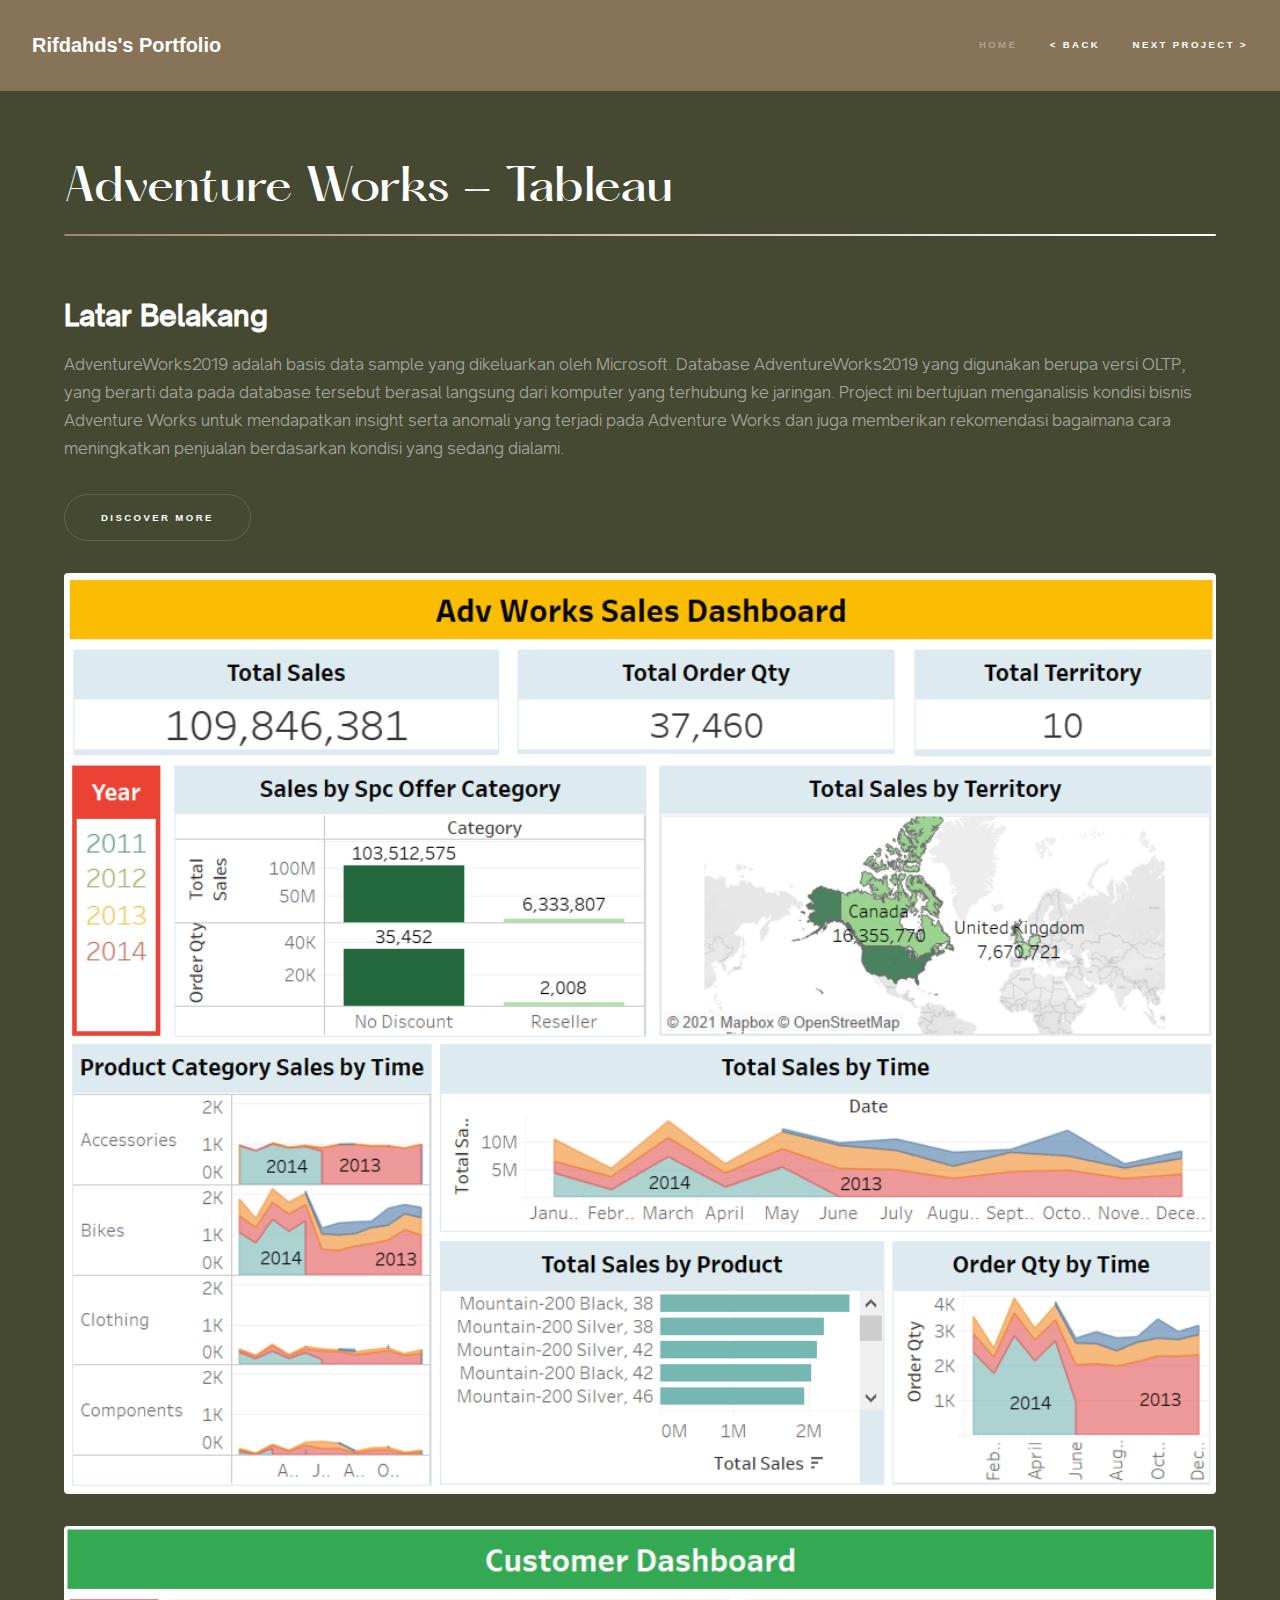
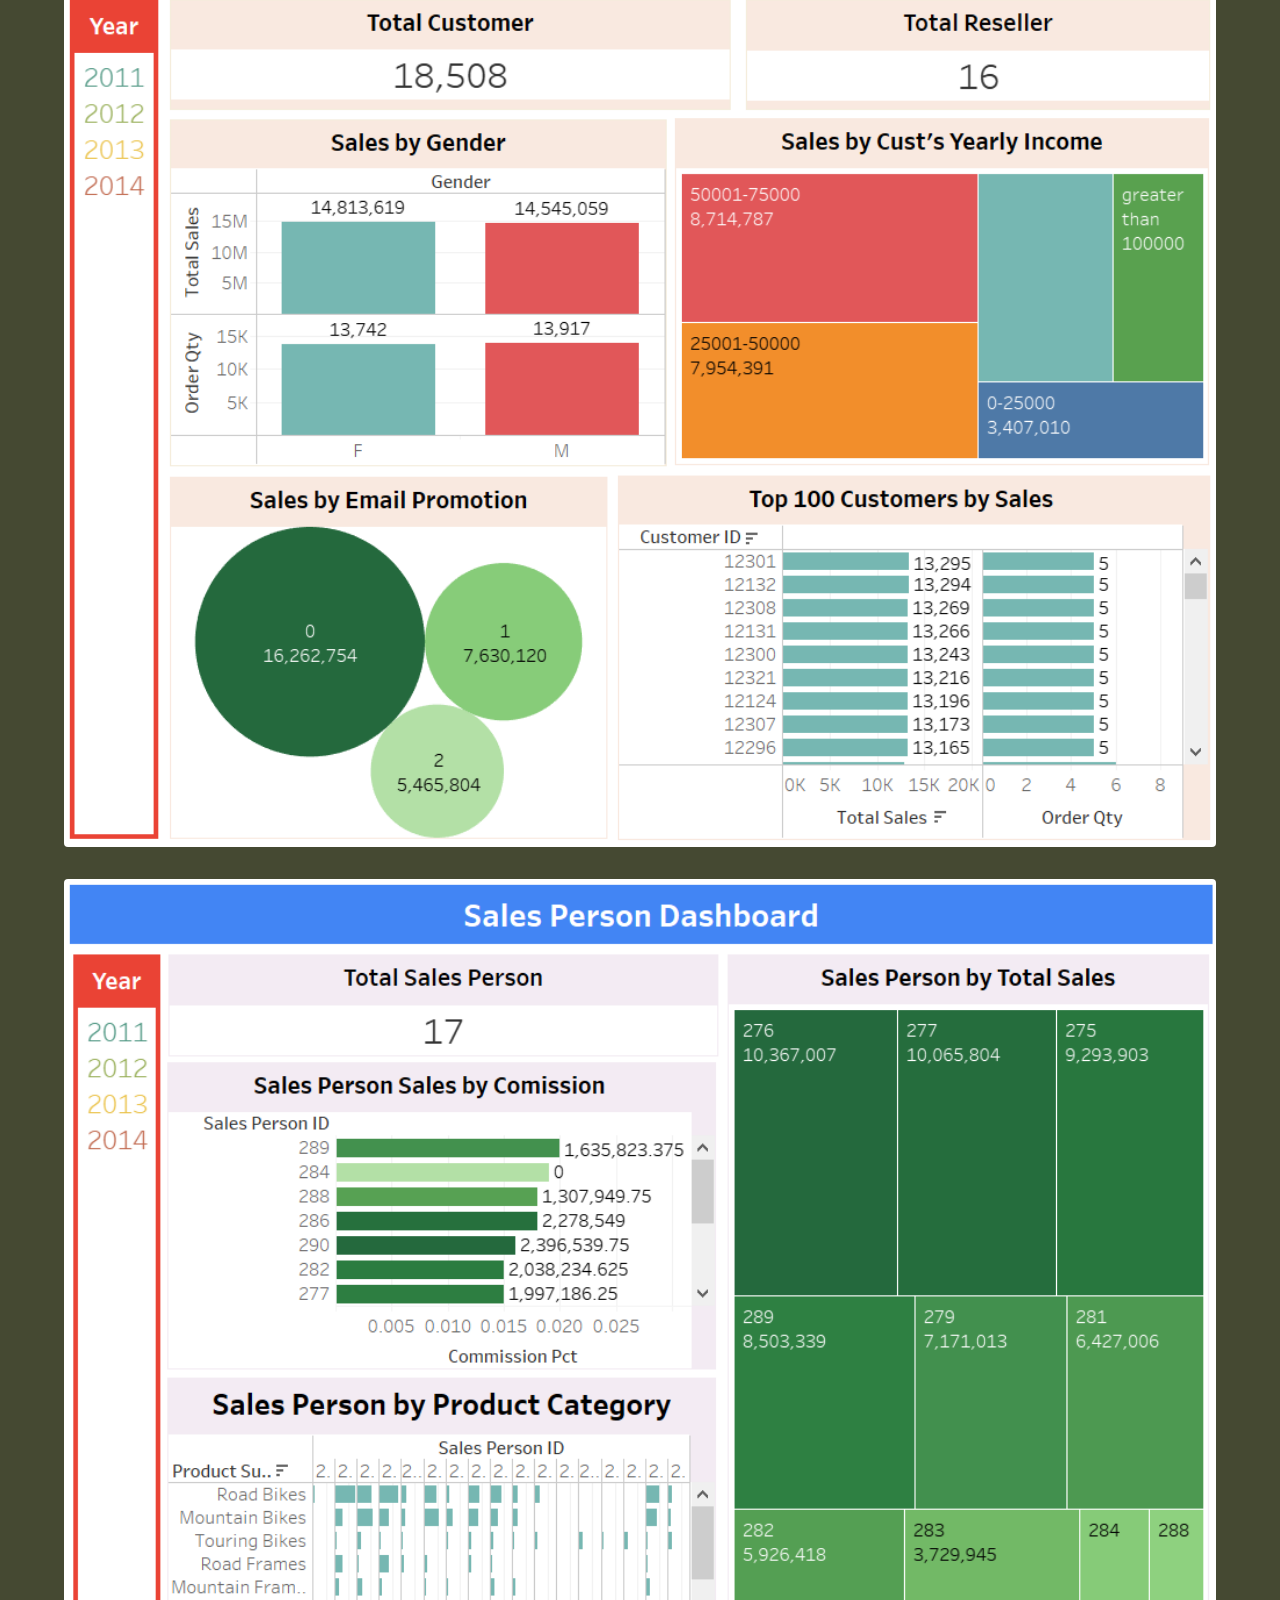
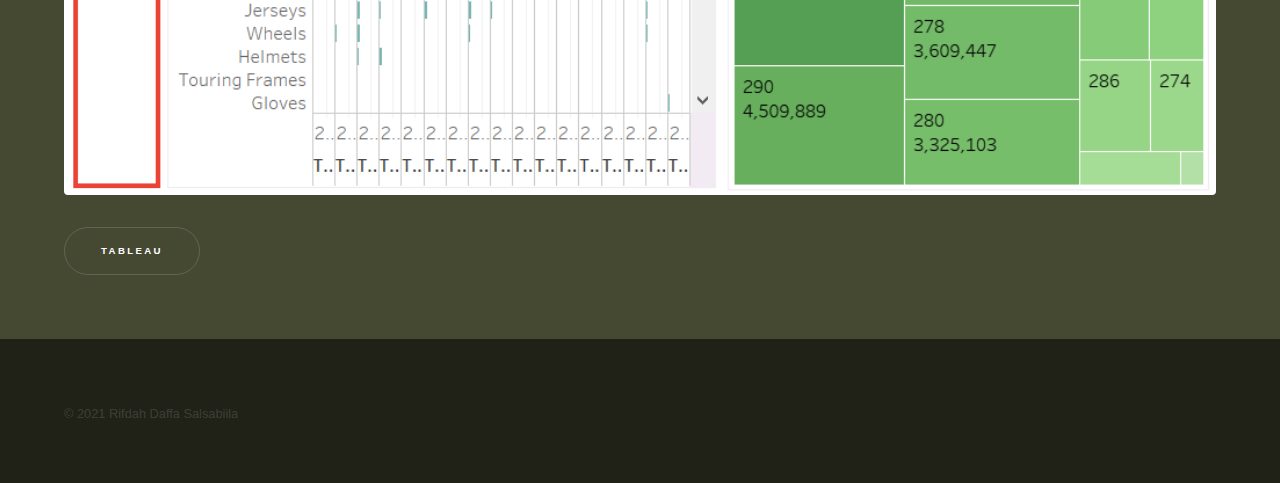
<file: adv.html>
<!DOCTYPE html>
<!--
	Hyperspace by HTML5 UP
	html5up.net | @ajlkn
	Free for personal and commercial use under the CCA 3.0 license (html5up.net/license)
-->
<html>
  <head>
    <title>Rifdahds's Portfolio</title>
    <meta charset="utf-8" />
    <meta
      name="viewport"
      content="width=device-width, initial-scale=1, user-scalable=no"
    />
    <link rel="stylesheet" href="assets/css/main.css" />
    <noscript
      ><link rel="stylesheet" href="assets/css/noscript.css"
    /></noscript>
  </head>
  <body class="is-preload">
    <!-- Header -->
    <header id="header">
      <a href="index.html" class="title">Rifdahds's Portfolio</a>
      <nav>
        <ul>
          <li><a href="index.html">Home</a></li>
          <li><a href="index.html" class="active">&lt; Back</a></li>
          <li><a href="comingsoon.html" class="active">Next Project &gt;</a></li>
          <!-- <li><a href="elements.html">Elements</a></li> -->
        </ul>
      </nav>
    </header>

    <!-- Wrapper -->
    <div id="wrapper">
      <!-- Main -->
      <section id="main" class="wrapper">
        <div class="inner">
          <h1 class="major">Adventure Works - Tableau</h1>
          <h2>Latar Belakang</h2>
          <p>
            AdventureWorks2019 adalah basis data sample yang dikeluarkan oleh Microsoft. Database AdventureWorks2019 yang digunakan berupa versi OLTP, yang berarti data pada database tersebut berasal langsung dari komputer yang terhubung ke jaringan. Project ini bertujuan menganalisis kondisi bisnis Adventure Works untuk mendapatkan insight serta anomali yang terjadi pada Adventure Works dan juga memberikan rekomendasi bagaimana cara meningkatkan penjualan berdasarkan kondisi yang sedang dialami.
          </p>
          <ul class="actions">
            <li><a href="https://drive.google.com/file/d/1V39b0UXr2P065Xuc-UqkfgKiNfedq_Gm/view?usp=sharing" target="_blank" class="button">Discover more</a></li>
          </ul>

          <span class="image fit"><img src="images/advsales.png" alt="" style="width: 100%, height: auto"/></span>
          <span class="image fit"><img src="images/advcust.png" alt="" style="width: 100%, height: auto"/></span>
          <span class="image fit"><img src="images/advsalesperson.png" alt="" style="width: 100%, height: auto"/></span>

          <ul class="actions">
            <li><a href="https://public.tableau.com/views/AdventureWorks_16401303801240/AdventureWorks?:language=en-US&:display_count=n&:origin=viz_share_link" target="_blank" class="button">Tableau</a></li>
          </ul>

      <!--<h2>Wireframe & High-fidelity Design</h2>
      <table>
        <thead>
          <tr>
            <th style="text-align: center;">Wireframe</th>
            <th style="text-align: center;">High-fidelity Design</th>
          </tr>
        </thead>
        <tbody>
        <tr>
          <td class="top" style="text-align: center;">
            <img src="images/kiwireframe.png" alt="" />
            
          </td>
          <td style="text-align: center;">
            <img src="images/kihifi.png" alt="" />
            </td>
        </tr>
        </tbody>
        </table>-->
        </div>
      </section>
    </div>

    <!-- Footer -->
    <footer id="footer" class="wrapper alt">
      <div class="inner">
        <ul class="menu">
          <li>&copy; 2021  Rifdah Daffa Salsabiila</li>
        </ul>
      </div>
    </footer>

    <!-- Scripts -->
    <script src="assets/js/jquery.min.js"></script>
    <script src="assets/js/jquery.scrollex.min.js"></script>
    <script src="assets/js/jquery.scrolly.min.js"></script>
    <script src="assets/js/browser.min.js"></script>
    <script src="assets/js/breakpoints.min.js"></script>
    <script src="assets/js/util.js"></script>
    <script src="assets/js/main.js"></script>
  </body>
</html>
</file>
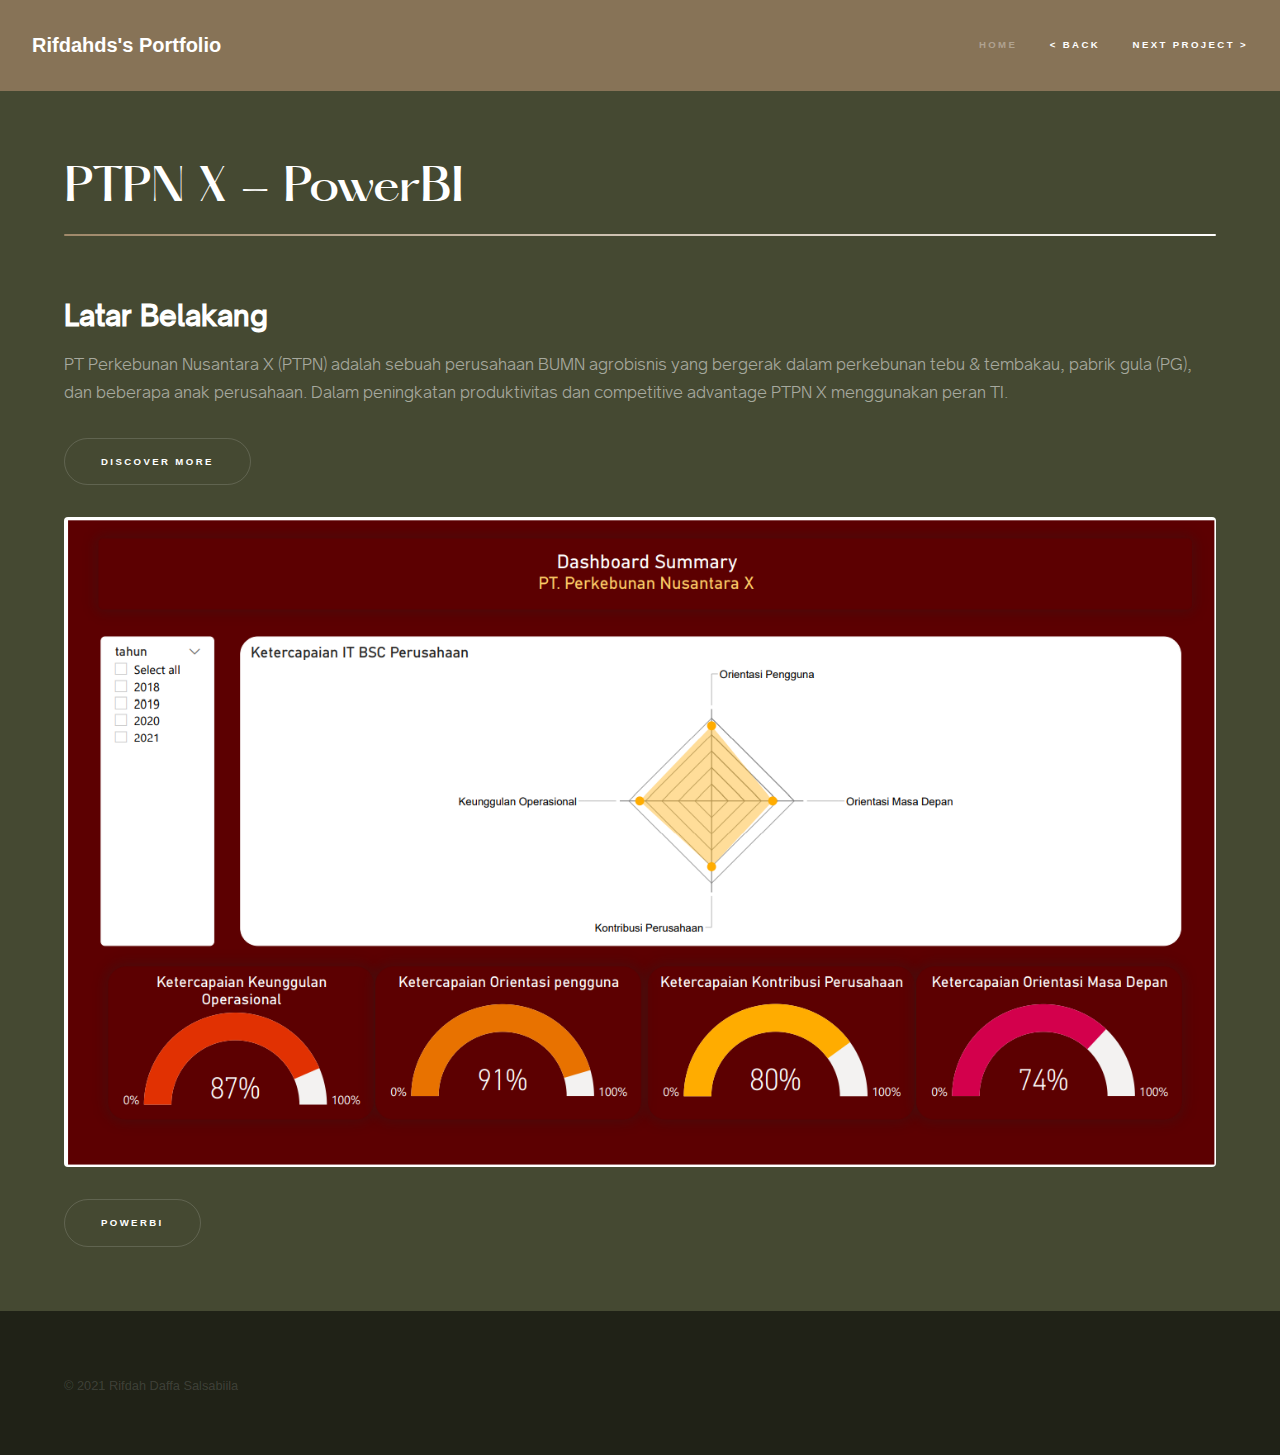
<file: ptpnx.html>
<!DOCTYPE html>
<!--
	Hyperspace by HTML5 UP
	html5up.net | @ajlkn
	Free for personal and commercial use under the CCA 3.0 license (html5up.net/license)
-->
<html>
  <head>
    <title>Rifdahds's Portfolio</title>
    <meta charset="utf-8" />
    <meta
      name="viewport"
      content="width=device-width, initial-scale=1, user-scalable=no"
    />
    <link rel="stylesheet" href="assets/css/main.css" />
    <noscript
      ><link rel="stylesheet" href="assets/css/noscript.css"
    /></noscript>
  </head>
  <body class="is-preload">
    <!-- Header -->
    <header id="header">
      <a href="index.html" class="title">Rifdahds's Portfolio</a>
      <nav>
        <ul>
          <li><a href="index.html">Home</a></li>
          <li><a href="index.html" class="active">&lt; Back</a></li>
          <li><a href="comingsoon.html" class="active">Next Project &gt;</a></li>
          <!-- <li><a href="elements.html">Elements</a></li> -->
        </ul>
      </nav>
    </header>

    <!-- Wrapper -->
    <div id="wrapper">
      <!-- Main -->
      <section id="main" class="wrapper">
        <div class="inner">
          <h1 class="major">PTPN X - PowerBI</h1>
          <h2>Latar Belakang</h2>
          <p>
            PT Perkebunan Nusantara X (PTPN) adalah sebuah perusahaan BUMN agrobisnis yang bergerak dalam perkebunan tebu & tembakau, pabrik gula (PG), dan beberapa anak perusahaan. Dalam peningkatan produktivitas dan competitive advantage PTPN X menggunakan peran TI.
          </p>
          <ul class="actions">
            <li><a href="https://docs.google.com/presentation/d/1xxiP8MFsgaHwhbewaqIgjBhqz3EZ2qtBaj3T4HLw7ZE/edit?usp=sharing" target="_blank" class="button">Discover more</a></li>
          </ul>

      <span class="image fit"><img src="images/ptpnx1.png" alt="" style="width: 100%, height: auto"/></span>

          <ul class="actions">
            <li><a href="https://app.powerbi.com/links/cqr5XIkV2u?ctid=1d5169ac-c7cb-4275-9764-bf8c9c364a4c&pbi_source=linkShare" target="_blank" class="button">PowerBI</a></li>
          </ul>

      <!--<h2>Wireframe & High-fidelity Design</h2>
      <table>
        <thead>
          <tr>
            <th style="text-align: center;">Wireframe</th>
            <th style="text-align: center;">High-fidelity Design</th>
          </tr>
        </thead>
        <tbody>
        <tr>
          <td class="top" style="text-align: center;">
            <img src="images/kiwireframe.png" alt="" />
            
          </td>
          <td style="text-align: center;">
            <img src="images/kihifi.png" alt="" />
            </td>
        </tr>
        </tbody>
        </table>-->
        </div>
      </section>
    </div>

    <!-- Footer -->
    <footer id="footer" class="wrapper alt">
      <div class="inner">
        <ul class="menu">
          <li>&copy; 2021  Rifdah Daffa Salsabiila</li>
        </ul>
      </div>
    </footer>

    <!-- Scripts -->
    <script src="assets/js/jquery.min.js"></script>
    <script src="assets/js/jquery.scrollex.min.js"></script>
    <script src="assets/js/jquery.scrolly.min.js"></script>
    <script src="assets/js/browser.min.js"></script>
    <script src="assets/js/breakpoints.min.js"></script>
    <script src="assets/js/util.js"></script>
    <script src="assets/js/main.js"></script>
  </body>
</html>
</file>
<file: assets/css/main.css>
/*
	Hyperspace by HTML5 UP
	html5up.net | @ajlkn
	Free for personal and commercial use under the CCA 3.0 license (html5up.net/license)
*/

@font-face {
  font-family: "hattonmedium";
  src: url("/assets/webfonts/hatton-medium-webfont.woff2") format("woff2");
  url("/assets/webfonts/hatton-medium-webfont.woff")
  format("woff");
  font-weight: normal;
  font-style: normal;
}

@font-face {
  font-family: "hattonregular";
  src: url("/assets/webfonts/hatton-regular-webfont.woff2") format("woff2");
  url("/assets/webfonts/hatton-regular-webfont.woff")
      format("woff");
  font-weight: normal;
  font-style: normal;
}

@font-face {
  font-family: 'open_sauce_sanslight';
  src: url('/assets/webfonts/opensaucesans-light-webfont.woff2') format('woff2'),
       url('/assets/webfonts/opensaucesans-light-webfont.woff') format('woff');
  font-weight: normal;
  font-style: normal;

}

@font-face {
  font-family: 'open_sauce_sanslight_italic';
  src: url('/assets/webfonts/opensaucesans-lightitalic-webfont.woff2') format('woff2'),
       url('/assets/webfonts/opensaucesans-lightitalic-webfont.woff') format('woff');
  font-weight: normal;
  font-style: normal;

}

@font-face {
  font-family: 'open_sauce_sansmedium';
  src: url('/assets/webfonts/opensaucesans-medium-webfont.woff2') format('woff2'),
       url('/assets/webfonts/opensaucesans-medium-webfont.woff') format('woff');
  font-weight: normal;
  font-style: normal;

}

@font-face {
  font-family: 'open_sauce_sansmedium_italic';
  src: url('/assets/webfonts/opensaucesans-mediumitalic-webfont.woff2') format('woff2'),
       url('/assets/webfonts/opensaucesans-mediumitalic-webfont.woff') format('woff');
  font-weight: normal;
  font-style: normal;

}

@font-face {
  font-family: 'open_sauce_sansregular';
  src: url('/assets/webfonts/opensaucesans-regular-webfont.woff2') format('woff2'),
       url('/assets/webfonts/opensaucesans-regular-webfont.woff') format('woff');
  font-weight: normal;
  font-style: normal;

}

.top{
  vertical-align:top;
  }

html,
body,
div,
span,
applet,
object,
iframe,
h1,
h2,
h3,
h4,
h5,
h6,
p,
blockquote,
pre,
a,
abbr,
acronym,
address,
big,
cite,
code,
del,
dfn,
em,
img,
ins,
kbd,
q,
s,
samp,
small,
strike,
strong,
sub,
sup,
tt,
var,
b,
u,
i,
center,
dl,
dt,
dd,
ol,
ul,
li,
fieldset,
form,
label,
legend,
table,
caption,
tbody,
tfoot,
thead,
tr,
th,
td,
article,
aside,
canvas,
details,
embed,
figure,
figcaption,
footer,
header,
hgroup,
menu,
nav,
output,
ruby,
section,
summary,
time,
mark,
audio,
video {
  margin: 0;
  padding: 0;
  border: 0;
  font-size: 100%;
  font: inherit;
  vertical-align: baseline;
}

article,
aside,
details,
figcaption,
figure,
footer,
header,
hgroup,
menu,
nav,
section {
  display: block;
}

body {
  line-height: 1;
}

ol,
ul {
  list-style: none;
}

blockquote,
q {
  quotes: none;
}

blockquote:before,
blockquote:after,
q:before,
q:after {
  content: "";
  content: none;
}

table {
  border-collapse: collapse;
  border-spacing: 0;
}

body {
  -webkit-text-size-adjust: none;
}

mark {
  background-color: transparent;
  color: inherit;
}

input::-moz-focus-inner {
  border: 0;
  padding: 0;
}

input,
select,
textarea {
  -moz-appearance: none;
  -webkit-appearance: none;
  -ms-appearance: none;
  appearance: none;
}

/* Basic */

@-ms-viewport {
  width: device-width;
}

body {
  -ms-overflow-style: scrollbar;
}

@media screen and (max-width: 480px) {
  html,
  body {
    min-width: 320px;
  }
}

html {
  box-sizing: border-box;
}

*,
*:before,
*:after {
  box-sizing: inherit;
}

body {
  background: #454932;
}

body.is-preload *,
body.is-preload *:before,
body.is-preload *:after {
  -moz-animation: none !important;
  -webkit-animation: none !important;
  -ms-animation: none !important;
  animation: none !important;
  -moz-transition: none !important;
  -webkit-transition: none !important;
  -ms-transition: none !important;
  transition: none !important;
}

/* Type */

body,
input,
select,
textarea {
  color: rgba(255, 255, 255, 0.55);
  font-family: Arial, Helvetica, sans-serif;
  font-size: 16.5pt;
  font-weight: normal;
  line-height: 1.75;
}

@media screen and (max-width: 1680px) {
  body,
  input,
  select,
  textarea {
    font-size: 13pt;
  }
}

@media screen and (max-width: 1280px) {
  body,
  input,
  select,
  textarea {
    font-size: 12pt;
  }
}

@media screen and (max-width: 360px) {
  body,
  input,
  select,
  textarea {
    font-size: 11pt;
  }
}

a {
  -moz-transition: color 0.2s ease, border-bottom-color 0.2s ease;
  -webkit-transition: color 0.2s ease, border-bottom-color 0.2s ease;
  -ms-transition: color 0.2s ease, border-bottom-color 0.2s ease;
  transition: color 0.2s ease, border-bottom-color 0.2s ease;
  border-bottom: dotted 1px rgba(255, 255, 255, 0.35);
  color: inherit;
  text-decoration: none;
}

a:hover {
  border-bottom-color: transparent;
  color: #ffffff;
}

strong,
b {
  color: #ffffff;
  font-weight: bold;
}

em,
i {
  font-style: italic;
}

p {
  margin: 0 0 2em 0;
  font-family: 'open_sauce_sanslight';
}

h1,
h2,
h3,
h4,
h5,
h6 {
  color: #ffffff;
  font-weight: bold;
  line-height: 1.5;
  margin: 0 0 0.5em 0;
}

h1 a,
h2 a,
h3 a,
h4 a,
h5 a,
h6 a {
  color: inherit;
  text-decoration: none;
}

h1 {
  font-size: 2.75em;
  font-family: 'hattonmedium', Arial, sans-serif;
  font-weight: normal;
  font-style: normal;
}

h1.major {
  margin: 0 0 1.3em 0;
  position: relative;
  padding-bottom: 0.35em;
}

h1.major:after {
  background-image: -moz-linear-gradient(to right, #a0896a, #ffffff);
  background-image: -webkit-linear-gradient(to right, #a0896a, #ffffff);
  background-image: -ms-linear-gradient(to right, #a0896a, #ffffff);
  background-image: linear-gradient(to right, #a0896a, #ffffff);
  -moz-transition: max-width 0.2s ease;
  -webkit-transition: max-width 0.2s ease;
  -ms-transition: max-width 0.2s ease;
  transition: max-width 0.2s ease;
  border-radius: 0.2em;
  bottom: 0;
  content: "";
  height: 0.05em;
  position: absolute;
  right: 0;
  width: 100%;
}

h2 {
  font-size: 1.75em;
  font-family: 'open_sauce_sansmedium';
}

h3 {
  font-size: 1.1em;
}

h4 {
  font-size: 1em;
}

h5 {
  font-size: 0.8em;
}

h6 {
  font-size: 0.6em;
}

@media screen and (max-width: 736px) {
  h1 {
    font-size: 2em;
  }

  h2 {
    font-size: 1.25em;
  }

  h3 {
    font-size: 1em;
  }

  h4 {
    font-size: 0.8em;
  }

  h5 {
    font-size: 0.6em;
  }

  h6 {
    font-size: 0.6em;
  }
}

sub {
  font-size: 0.8em;
  position: relative;
  top: 0.5em;
}

sup {
  font-size: 0.8em;
  position: relative;
  top: -0.5em;
}

blockquote {
  border-left: solid 4px rgba(255, 255, 255, 0.15);
  font-style: italic;
  margin: 0 0 2em 0;
  padding: 0.5em 0 0.5em 2em;
}

code {
  background: rgba(255, 255, 255, 0.05);
  border-radius: 0.25em;
  border: solid 1px rgba(255, 255, 255, 0.15);
  font-family: "Courier New", monospace;
  font-size: 0.9em;
  margin: 0 0.25em;
  padding: 0.25em 0.65em;
}

pre {
  -webkit-overflow-scrolling: touch;
  font-family: "Courier New", monospace;
  font-size: 0.9em;
  margin: 0 0 2em 0;
}

pre code {
  display: block;
  line-height: 1.75em;
  padding: 1em 1.5em;
  overflow-x: auto;
}

hr {
  border: 0;
  border-bottom: solid 1px rgba(255, 255, 255, 0.15);
  margin: 2em 0;
}

hr.major {
  margin: 3em 0;
}

.align-left {
  text-align: left;
}

.align-center {
  text-align: center;
}

.align-right {
  text-align: right;
}

/* Row */

.row {
  display: flex;
  flex-wrap: wrap;
  box-sizing: border-box;
  align-items: stretch;
}

.row > * {
  box-sizing: border-box;
}

.row.gtr-uniform > * > :last-child {
  margin-bottom: 0;
}

.row.aln-left {
  justify-content: flex-start;
}

.row.aln-center {
  justify-content: center;
}

.row.aln-right {
  justify-content: flex-end;
}

.row.aln-top {
  align-items: flex-start;
}

.row.aln-middle {
  align-items: center;
}

.row.aln-bottom {
  align-items: flex-end;
}

.row > .imp {
  order: -1;
}

.row > .col-1 {
  width: 8.33333%;
}

.row > .off-1 {
  margin-left: 8.33333%;
}

.row > .col-2 {
  width: 16.66667%;
}

.row > .off-2 {
  margin-left: 16.66667%;
}

.row > .col-3 {
  width: 25%;
}

.row > .off-3 {
  margin-left: 25%;
}

.row > .col-4 {
  width: 33.33333%;
}

.row > .off-4 {
  margin-left: 33.33333%;
}

.row > .col-5 {
  width: 41.66667%;
}

.row > .off-5 {
  margin-left: 41.66667%;
}

.row > .col-6 {
  width: 50%;
}

.row > .off-6 {
  margin-left: 50%;
}

.row > .col-7 {
  width: 58.33333%;
}

.row > .off-7 {
  margin-left: 58.33333%;
}

.row > .col-8 {
  width: 66.66667%;
}

.row > .off-8 {
  margin-left: 66.66667%;
}

.row > .col-9 {
  width: 75%;
}

.row > .off-9 {
  margin-left: 75%;
}

.row > .col-10 {
  width: 83.33333%;
}

.row > .off-10 {
  margin-left: 83.33333%;
}

.row > .col-11 {
  width: 91.66667%;
}

.row > .off-11 {
  margin-left: 91.66667%;
}

.row > .col-12 {
  width: 100%;
}

.row > .off-12 {
  margin-left: 100%;
}

.row.gtr-0 {
  margin-top: 0;
  margin-left: 0em;
}

.row.gtr-0 > * {
  padding: 0 0 0 0em;
}

.row.gtr-0.gtr-uniform {
  margin-top: 0em;
}

.row.gtr-0.gtr-uniform > * {
  padding-top: 0em;
}

.row.gtr-25 {
  margin-top: 0;
  margin-left: -0.375em;
}

.row.gtr-25 > * {
  padding: 0 0 0 0.375em;
}

.row.gtr-25.gtr-uniform {
  margin-top: -0.375em;
}

.row.gtr-25.gtr-uniform > * {
  padding-top: 0.375em;
}

.row.gtr-50 {
  margin-top: 0;
  margin-left: -0.75em;
}

.row.gtr-50 > * {
  padding: 0 0 0 0.75em;
}

.row.gtr-50.gtr-uniform {
  margin-top: -0.75em;
}

.row.gtr-50.gtr-uniform > * {
  padding-top: 0.75em;
}

.row {
  margin-top: 0;
  margin-left: -1.5em;
}

.row > * {
  padding: 0 0 0 1.5em;
}

.row.gtr-uniform {
  margin-top: -1.5em;
}

.row.gtr-uniform > * {
  padding-top: 1.5em;
}

.row.gtr-150 {
  margin-top: 0;
  margin-left: -2.25em;
}

.row.gtr-150 > * {
  padding: 0 0 0 2.25em;
}

.row.gtr-150.gtr-uniform {
  margin-top: -2.25em;
}

.row.gtr-150.gtr-uniform > * {
  padding-top: 2.25em;
}

.row.gtr-200 {
  margin-top: 0;
  margin-left: -3em;
}

.row.gtr-200 > * {
  padding: 0 0 0 3em;
}

.row.gtr-200.gtr-uniform {
  margin-top: -3em;
}

.row.gtr-200.gtr-uniform > * {
  padding-top: 3em;
}

@media screen and (max-width: 1680px) {
  .row {
    display: flex;
    flex-wrap: wrap;
    box-sizing: border-box;
    align-items: stretch;
  }

  .row > * {
    box-sizing: border-box;
  }

  .row.gtr-uniform > * > :last-child {
    margin-bottom: 0;
  }

  .row.aln-left {
    justify-content: flex-start;
  }

  .row.aln-center {
    justify-content: center;
  }

  .row.aln-right {
    justify-content: flex-end;
  }

  .row.aln-top {
    align-items: flex-start;
  }

  .row.aln-middle {
    align-items: center;
  }

  .row.aln-bottom {
    align-items: flex-end;
  }

  .row > .imp-xlarge {
    order: -1;
  }

  .row > .col-1-xlarge {
    width: 8.33333%;
  }

  .row > .off-1-xlarge {
    margin-left: 8.33333%;
  }

  .row > .col-2-xlarge {
    width: 16.66667%;
  }

  .row > .off-2-xlarge {
    margin-left: 16.66667%;
  }

  .row > .col-3-xlarge {
    width: 25%;
  }

  .row > .off-3-xlarge {
    margin-left: 25%;
  }

  .row > .col-4-xlarge {
    width: 33.33333%;
  }

  .row > .off-4-xlarge {
    margin-left: 33.33333%;
  }

  .row > .col-5-xlarge {
    width: 41.66667%;
  }

  .row > .off-5-xlarge {
    margin-left: 41.66667%;
  }

  .row > .col-6-xlarge {
    width: 50%;
  }

  .row > .off-6-xlarge {
    margin-left: 50%;
  }

  .row > .col-7-xlarge {
    width: 58.33333%;
  }

  .row > .off-7-xlarge {
    margin-left: 58.33333%;
  }

  .row > .col-8-xlarge {
    width: 66.66667%;
  }

  .row > .off-8-xlarge {
    margin-left: 66.66667%;
  }

  .row > .col-9-xlarge {
    width: 75%;
  }

  .row > .off-9-xlarge {
    margin-left: 75%;
  }

  .row > .col-10-xlarge {
    width: 83.33333%;
  }

  .row > .off-10-xlarge {
    margin-left: 83.33333%;
  }

  .row > .col-11-xlarge {
    width: 91.66667%;
  }

  .row > .off-11-xlarge {
    margin-left: 91.66667%;
  }

  .row > .col-12-xlarge {
    width: 100%;
  }

  .row > .off-12-xlarge {
    margin-left: 100%;
  }

  .row.gtr-0 {
    margin-top: 0;
    margin-left: 0em;
  }

  .row.gtr-0 > * {
    padding: 0 0 0 0em;
  }

  .row.gtr-0.gtr-uniform {
    margin-top: 0em;
  }

  .row.gtr-0.gtr-uniform > * {
    padding-top: 0em;
  }

  .row.gtr-25 {
    margin-top: 0;
    margin-left: -0.375em;
  }

  .row.gtr-25 > * {
    padding: 0 0 0 0.375em;
  }

  .row.gtr-25.gtr-uniform {
    margin-top: -0.375em;
  }

  .row.gtr-25.gtr-uniform > * {
    padding-top: 0.375em;
  }

  .row.gtr-50 {
    margin-top: 0;
    margin-left: -0.75em;
  }

  .row.gtr-50 > * {
    padding: 0 0 0 0.75em;
  }

  .row.gtr-50.gtr-uniform {
    margin-top: -0.75em;
  }

  .row.gtr-50.gtr-uniform > * {
    padding-top: 0.75em;
  }

  .row {
    margin-top: 0;
    margin-left: -1.5em;
  }

  .row > * {
    padding: 0 0 0 1.5em;
  }

  .row.gtr-uniform {
    margin-top: -1.5em;
  }

  .row.gtr-uniform > * {
    padding-top: 1.5em;
  }

  .row.gtr-150 {
    margin-top: 0;
    margin-left: -2.25em;
  }

  .row.gtr-150 > * {
    padding: 0 0 0 2.25em;
  }

  .row.gtr-150.gtr-uniform {
    margin-top: -2.25em;
  }

  .row.gtr-150.gtr-uniform > * {
    padding-top: 2.25em;
  }

  .row.gtr-200 {
    margin-top: 0;
    margin-left: -3em;
  }

  .row.gtr-200 > * {
    padding: 0 0 0 3em;
  }

  .row.gtr-200.gtr-uniform {
    margin-top: -3em;
  }

  .row.gtr-200.gtr-uniform > * {
    padding-top: 3em;
  }
}

@media screen and (max-width: 1280px) {
  .row {
    display: flex;
    flex-wrap: wrap;
    box-sizing: border-box;
    align-items: stretch;
  }

  .row > * {
    box-sizing: border-box;
  }

  .row.gtr-uniform > * > :last-child {
    margin-bottom: 0;
  }

  .row.aln-left {
    justify-content: flex-start;
  }

  .row.aln-center {
    justify-content: center;
  }

  .row.aln-right {
    justify-content: flex-end;
  }

  .row.aln-top {
    align-items: flex-start;
  }

  .row.aln-middle {
    align-items: center;
  }

  .row.aln-bottom {
    align-items: flex-end;
  }

  .row > .imp-large {
    order: -1;
  }

  .row > .col-1-large {
    width: 8.33333%;
  }

  .row > .off-1-large {
    margin-left: 8.33333%;
  }

  .row > .col-2-large {
    width: 16.66667%;
  }

  .row > .off-2-large {
    margin-left: 16.66667%;
  }

  .row > .col-3-large {
    width: 25%;
  }

  .row > .off-3-large {
    margin-left: 25%;
  }

  .row > .col-4-large {
    width: 33.33333%;
  }

  .row > .off-4-large {
    margin-left: 33.33333%;
  }

  .row > .col-5-large {
    width: 41.66667%;
  }

  .row > .off-5-large {
    margin-left: 41.66667%;
  }

  .row > .col-6-large {
    width: 50%;
  }

  .row > .off-6-large {
    margin-left: 50%;
  }

  .row > .col-7-large {
    width: 58.33333%;
  }

  .row > .off-7-large {
    margin-left: 58.33333%;
  }

  .row > .col-8-large {
    width: 66.66667%;
  }

  .row > .off-8-large {
    margin-left: 66.66667%;
  }

  .row > .col-9-large {
    width: 75%;
  }

  .row > .off-9-large {
    margin-left: 75%;
  }

  .row > .col-10-large {
    width: 83.33333%;
  }

  .row > .off-10-large {
    margin-left: 83.33333%;
  }

  .row > .col-11-large {
    width: 91.66667%;
  }

  .row > .off-11-large {
    margin-left: 91.66667%;
  }

  .row > .col-12-large {
    width: 100%;
  }

  .row > .off-12-large {
    margin-left: 100%;
  }

  .row.gtr-0 {
    margin-top: 0;
    margin-left: 0em;
  }

  .row.gtr-0 > * {
    padding: 0 0 0 0em;
  }

  .row.gtr-0.gtr-uniform {
    margin-top: 0em;
  }

  .row.gtr-0.gtr-uniform > * {
    padding-top: 0em;
  }

  .row.gtr-25 {
    margin-top: 0;
    margin-left: -0.375em;
  }

  .row.gtr-25 > * {
    padding: 0 0 0 0.375em;
  }

  .row.gtr-25.gtr-uniform {
    margin-top: -0.375em;
  }

  .row.gtr-25.gtr-uniform > * {
    padding-top: 0.375em;
  }

  .row.gtr-50 {
    margin-top: 0;
    margin-left: -0.75em;
  }

  .row.gtr-50 > * {
    padding: 0 0 0 0.75em;
  }

  .row.gtr-50.gtr-uniform {
    margin-top: -0.75em;
  }

  .row.gtr-50.gtr-uniform > * {
    padding-top: 0.75em;
  }

  .row {
    margin-top: 0;
    margin-left: -1.5em;
  }

  .row > * {
    padding: 0 0 0 1.5em;
  }

  .row.gtr-uniform {
    margin-top: -1.5em;
  }

  .row.gtr-uniform > * {
    padding-top: 1.5em;
  }

  .row.gtr-150 {
    margin-top: 0;
    margin-left: -2.25em;
  }

  .row.gtr-150 > * {
    padding: 0 0 0 2.25em;
  }

  .row.gtr-150.gtr-uniform {
    margin-top: -2.25em;
  }

  .row.gtr-150.gtr-uniform > * {
    padding-top: 2.25em;
  }

  .row.gtr-200 {
    margin-top: 0;
    margin-left: -3em;
  }

  .row.gtr-200 > * {
    padding: 0 0 0 3em;
  }

  .row.gtr-200.gtr-uniform {
    margin-top: -3em;
  }

  .row.gtr-200.gtr-uniform > * {
    padding-top: 3em;
  }
}

@media screen and (max-width: 980px) {
  .row {
    display: flex;
    flex-wrap: wrap;
    box-sizing: border-box;
    align-items: stretch;
  }

  .row > * {
    box-sizing: border-box;
  }

  .row.gtr-uniform > * > :last-child {
    margin-bottom: 0;
  }

  .row.aln-left {
    justify-content: flex-start;
  }

  .row.aln-center {
    justify-content: center;
  }

  .row.aln-right {
    justify-content: flex-end;
  }

  .row.aln-top {
    align-items: flex-start;
  }

  .row.aln-middle {
    align-items: center;
  }

  .row.aln-bottom {
    align-items: flex-end;
  }

  .row > .imp-medium {
    order: -1;
  }

  .row > .col-1-medium {
    width: 8.33333%;
  }

  .row > .off-1-medium {
    margin-left: 8.33333%;
  }

  .row > .col-2-medium {
    width: 16.66667%;
  }

  .row > .off-2-medium {
    margin-left: 16.66667%;
  }

  .row > .col-3-medium {
    width: 25%;
  }

  .row > .off-3-medium {
    margin-left: 25%;
  }

  .row > .col-4-medium {
    width: 33.33333%;
  }

  .row > .off-4-medium {
    margin-left: 33.33333%;
  }

  .row > .col-5-medium {
    width: 41.66667%;
  }

  .row > .off-5-medium {
    margin-left: 41.66667%;
  }

  .row > .col-6-medium {
    width: 50%;
  }

  .row > .off-6-medium {
    margin-left: 50%;
  }

  .row > .col-7-medium {
    width: 58.33333%;
  }

  .row > .off-7-medium {
    margin-left: 58.33333%;
  }

  .row > .col-8-medium {
    width: 66.66667%;
  }

  .row > .off-8-medium {
    margin-left: 66.66667%;
  }

  .row > .col-9-medium {
    width: 75%;
  }

  .row > .off-9-medium {
    margin-left: 75%;
  }

  .row > .col-10-medium {
    width: 83.33333%;
  }

  .row > .off-10-medium {
    margin-left: 83.33333%;
  }

  .row > .col-11-medium {
    width: 91.66667%;
  }

  .row > .off-11-medium {
    margin-left: 91.66667%;
  }

  .row > .col-12-medium {
    width: 100%;
  }

  .row > .off-12-medium {
    margin-left: 100%;
  }

  .row.gtr-0 {
    margin-top: 0;
    margin-left: 0em;
  }

  .row.gtr-0 > * {
    padding: 0 0 0 0em;
  }

  .row.gtr-0.gtr-uniform {
    margin-top: 0em;
  }

  .row.gtr-0.gtr-uniform > * {
    padding-top: 0em;
  }

  .row.gtr-25 {
    margin-top: 0;
    margin-left: -0.375em;
  }

  .row.gtr-25 > * {
    padding: 0 0 0 0.375em;
  }

  .row.gtr-25.gtr-uniform {
    margin-top: -0.375em;
  }

  .row.gtr-25.gtr-uniform > * {
    padding-top: 0.375em;
  }

  .row.gtr-50 {
    margin-top: 0;
    margin-left: -0.75em;
  }

  .row.gtr-50 > * {
    padding: 0 0 0 0.75em;
  }

  .row.gtr-50.gtr-uniform {
    margin-top: -0.75em;
  }

  .row.gtr-50.gtr-uniform > * {
    padding-top: 0.75em;
  }

  .row {
    margin-top: 0;
    margin-left: -1.5em;
  }

  .row > * {
    padding: 0 0 0 1.5em;
  }

  .row.gtr-uniform {
    margin-top: -1.5em;
  }

  .row.gtr-uniform > * {
    padding-top: 1.5em;
  }

  .row.gtr-150 {
    margin-top: 0;
    margin-left: -2.25em;
  }

  .row.gtr-150 > * {
    padding: 0 0 0 2.25em;
  }

  .row.gtr-150.gtr-uniform {
    margin-top: -2.25em;
  }

  .row.gtr-150.gtr-uniform > * {
    padding-top: 2.25em;
  }

  .row.gtr-200 {
    margin-top: 0;
    margin-left: -3em;
  }

  .row.gtr-200 > * {
    padding: 0 0 0 3em;
  }

  .row.gtr-200.gtr-uniform {
    margin-top: -3em;
  }

  .row.gtr-200.gtr-uniform > * {
    padding-top: 3em;
  }
}

@media screen and (max-width: 736px) {
  .row {
    display: flex;
    flex-wrap: wrap;
    box-sizing: border-box;
    align-items: stretch;
  }

  .row > * {
    box-sizing: border-box;
  }

  .row.gtr-uniform > * > :last-child {
    margin-bottom: 0;
  }

  .row.aln-left {
    justify-content: flex-start;
  }

  .row.aln-center {
    justify-content: center;
  }

  .row.aln-right {
    justify-content: flex-end;
  }

  .row.aln-top {
    align-items: flex-start;
  }

  .row.aln-middle {
    align-items: center;
  }

  .row.aln-bottom {
    align-items: flex-end;
  }

  .row > .imp-small {
    order: -1;
  }

  .row > .col-1-small {
    width: 8.33333%;
  }

  .row > .off-1-small {
    margin-left: 8.33333%;
  }

  .row > .col-2-small {
    width: 16.66667%;
  }

  .row > .off-2-small {
    margin-left: 16.66667%;
  }

  .row > .col-3-small {
    width: 25%;
  }

  .row > .off-3-small {
    margin-left: 25%;
  }

  .row > .col-4-small {
    width: 33.33333%;
  }

  .row > .off-4-small {
    margin-left: 33.33333%;
  }

  .row > .col-5-small {
    width: 41.66667%;
  }

  .row > .off-5-small {
    margin-left: 41.66667%;
  }

  .row > .col-6-small {
    width: 50%;
  }

  .row > .off-6-small {
    margin-left: 50%;
  }

  .row > .col-7-small {
    width: 58.33333%;
  }

  .row > .off-7-small {
    margin-left: 58.33333%;
  }

  .row > .col-8-small {
    width: 66.66667%;
  }

  .row > .off-8-small {
    margin-left: 66.66667%;
  }

  .row > .col-9-small {
    width: 75%;
  }

  .row > .off-9-small {
    margin-left: 75%;
  }

  .row > .col-10-small {
    width: 83.33333%;
  }

  .row > .off-10-small {
    margin-left: 83.33333%;
  }

  .row > .col-11-small {
    width: 91.66667%;
  }

  .row > .off-11-small {
    margin-left: 91.66667%;
  }

  .row > .col-12-small {
    width: 100%;
  }

  .row > .off-12-small {
    margin-left: 100%;
  }

  .row.gtr-0 {
    margin-top: 0;
    margin-left: 0em;
  }

  .row.gtr-0 > * {
    padding: 0 0 0 0em;
  }

  .row.gtr-0.gtr-uniform {
    margin-top: 0em;
  }

  .row.gtr-0.gtr-uniform > * {
    padding-top: 0em;
  }

  .row.gtr-25 {
    margin-top: 0;
    margin-left: -0.375em;
  }

  .row.gtr-25 > * {
    padding: 0 0 0 0.375em;
  }

  .row.gtr-25.gtr-uniform {
    margin-top: -0.375em;
  }

  .row.gtr-25.gtr-uniform > * {
    padding-top: 0.375em;
  }

  .row.gtr-50 {
    margin-top: 0;
    margin-left: -0.75em;
  }

  .row.gtr-50 > * {
    padding: 0 0 0 0.75em;
  }

  .row.gtr-50.gtr-uniform {
    margin-top: -0.75em;
  }

  .row.gtr-50.gtr-uniform > * {
    padding-top: 0.75em;
  }

  .row {
    margin-top: 0;
    margin-left: -1.5em;
  }

  .row > * {
    padding: 0 0 0 1.5em;
  }

  .row.gtr-uniform {
    margin-top: -1.5em;
  }

  .row.gtr-uniform > * {
    padding-top: 1.5em;
  }

  .row.gtr-150 {
    margin-top: 0;
    margin-left: -2.25em;
  }

  .row.gtr-150 > * {
    padding: 0 0 0 2.25em;
  }

  .row.gtr-150.gtr-uniform {
    margin-top: -2.25em;
  }

  .row.gtr-150.gtr-uniform > * {
    padding-top: 2.25em;
  }

  .row.gtr-200 {
    margin-top: 0;
    margin-left: -3em;
  }

  .row.gtr-200 > * {
    padding: 0 0 0 3em;
  }

  .row.gtr-200.gtr-uniform {
    margin-top: -3em;
  }

  .row.gtr-200.gtr-uniform > * {
    padding-top: 3em;
  }
}

@media screen and (max-width: 480px) {
  .row {
    display: flex;
    flex-wrap: wrap;
    box-sizing: border-box;
    align-items: stretch;
  }

  .row > * {
    box-sizing: border-box;
  }

  .row.gtr-uniform > * > :last-child {
    margin-bottom: 0;
  }

  .row.aln-left {
    justify-content: flex-start;
  }

  .row.aln-center {
    justify-content: center;
  }

  .row.aln-right {
    justify-content: flex-end;
  }

  .row.aln-top {
    align-items: flex-start;
  }

  .row.aln-middle {
    align-items: center;
  }

  .row.aln-bottom {
    align-items: flex-end;
  }

  .row > .imp-xsmall {
    order: -1;
  }

  .row > .col-1-xsmall {
    width: 8.33333%;
  }

  .row > .off-1-xsmall {
    margin-left: 8.33333%;
  }

  .row > .col-2-xsmall {
    width: 16.66667%;
  }

  .row > .off-2-xsmall {
    margin-left: 16.66667%;
  }

  .row > .col-3-xsmall {
    width: 25%;
  }

  .row > .off-3-xsmall {
    margin-left: 25%;
  }

  .row > .col-4-xsmall {
    width: 33.33333%;
  }

  .row > .off-4-xsmall {
    margin-left: 33.33333%;
  }

  .row > .col-5-xsmall {
    width: 41.66667%;
  }

  .row > .off-5-xsmall {
    margin-left: 41.66667%;
  }

  .row > .col-6-xsmall {
    width: 50%;
  }

  .row > .off-6-xsmall {
    margin-left: 50%;
  }

  .row > .col-7-xsmall {
    width: 58.33333%;
  }

  .row > .off-7-xsmall {
    margin-left: 58.33333%;
  }

  .row > .col-8-xsmall {
    width: 66.66667%;
  }

  .row > .off-8-xsmall {
    margin-left: 66.66667%;
  }

  .row > .col-9-xsmall {
    width: 75%;
  }

  .row > .off-9-xsmall {
    margin-left: 75%;
  }

  .row > .col-10-xsmall {
    width: 83.33333%;
  }

  .row > .off-10-xsmall {
    margin-left: 83.33333%;
  }

  .row > .col-11-xsmall {
    width: 91.66667%;
  }

  .row > .off-11-xsmall {
    margin-left: 91.66667%;
  }

  .row > .col-12-xsmall {
    width: 100%;
  }

  .row > .off-12-xsmall {
    margin-left: 100%;
  }

  .row.gtr-0 {
    margin-top: 0;
    margin-left: 0em;
  }

  .row.gtr-0 > * {
    padding: 0 0 0 0em;
  }

  .row.gtr-0.gtr-uniform {
    margin-top: 0em;
  }

  .row.gtr-0.gtr-uniform > * {
    padding-top: 0em;
  }

  .row.gtr-25 {
    margin-top: 0;
    margin-left: -0.375em;
  }

  .row.gtr-25 > * {
    padding: 0 0 0 0.375em;
  }

  .row.gtr-25.gtr-uniform {
    margin-top: -0.375em;
  }

  .row.gtr-25.gtr-uniform > * {
    padding-top: 0.375em;
  }

  .row.gtr-50 {
    margin-top: 0;
    margin-left: -0.75em;
  }

  .row.gtr-50 > * {
    padding: 0 0 0 0.75em;
  }

  .row.gtr-50.gtr-uniform {
    margin-top: -0.75em;
  }

  .row.gtr-50.gtr-uniform > * {
    padding-top: 0.75em;
  }

  .row {
    margin-top: 0;
    margin-left: -1.5em;
  }

  .row > * {
    padding: 0 0 0 1.5em;
  }

  .row.gtr-uniform {
    margin-top: -1.5em;
  }

  .row.gtr-uniform > * {
    padding-top: 1.5em;
  }

  .row.gtr-150 {
    margin-top: 0;
    margin-left: -2.25em;
  }

  .row.gtr-150 > * {
    padding: 0 0 0 2.25em;
  }

  .row.gtr-150.gtr-uniform {
    margin-top: -2.25em;
  }

  .row.gtr-150.gtr-uniform > * {
    padding-top: 2.25em;
  }

  .row.gtr-200 {
    margin-top: 0;
    margin-left: -3em;
  }

  .row.gtr-200 > * {
    padding: 0 0 0 3em;
  }

  .row.gtr-200.gtr-uniform {
    margin-top: -3em;
  }

  .row.gtr-200.gtr-uniform > * {
    padding-top: 3em;
  }
}

/* Box */

.box {
  border-radius: 0.25em;
  border: solid 1px rgba(255, 255, 255, 0.15);
  margin-bottom: 2em;
  padding: 1.5em;
}

.box > :last-child,
.box > :last-child > :last-child,
.box > :last-child > :last-child > :last-child {
  margin-bottom: 0;
}

.box.alt {
  border: 0;
  border-radius: 0;
  padding: 0;
}

/* Button */

input[type="submit"],
input[type="reset"],
input[type="button"],
button,
.button {
  -moz-appearance: none;
  -webkit-appearance: none;
  -ms-appearance: none;
  appearance: none;
  -moz-transition: border-color 0.2s ease;
  -webkit-transition: border-color 0.2s ease;
  -ms-transition: border-color 0.2s ease;
  transition: border-color 0.2s ease;
  background-color: transparent;
  border: solid 1px !important;
  border-color: rgba(255, 255, 255, 0.15) !important;
  border-radius: 3em;
  color: #ffffff !important;
  cursor: pointer;
  display: inline-block;
  font-size: 0.6em;
  font-weight: bold;
  height: calc(4.75em + 2px);
  letter-spacing: 0.25em;
  line-height: 4.75em;
  outline: 0;
  padding: 0 3.75em;
  position: relative;
  text-align: center;
  text-decoration: none;
  text-transform: uppercase;
  white-space: nowrap;
}

input[type="submit"]:after,
input[type="reset"]:after,
input[type="button"]:after,
button:after,
.button:after {
  -moz-transform: scale(0.25);
  -webkit-transform: scale(0.25);
  -ms-transform: scale(0.25);
  transform: scale(0.25);
  pointer-events: none;
  -moz-transition: opacity 0.2s ease, -moz-transform 0.2s ease;
  -webkit-transition: opacity 0.2s ease, -webkit-transform 0.2s ease;
  -ms-transition: opacity 0.2s ease, -ms-transform 0.2s ease;
  transition: opacity 0.2s ease, transform 0.2s ease;
  background: #ffffff;
  border-radius: 3em;
  content: "";
  height: 100%;
  left: 0;
  opacity: 0;
  position: absolute;
  top: 0;
  width: 100%;
}

input[type="submit"].icon:before,
input[type="reset"].icon:before,
input[type="button"].icon:before,
button.icon:before,
.button.icon:before {
  margin-right: 0.75em;
}

input[type="submit"].fit,
input[type="reset"].fit,
input[type="button"].fit,
button.fit,
.button.fit {
  width: 100%;
}

input[type="submit"].small,
input[type="reset"].small,
input[type="button"].small,
button.small,
.button.small {
  font-size: 0.4em;
}

input[type="submit"].large,
input[type="reset"].large,
input[type="button"].large,
button.large,
.button.large {
  font-size: 0.8em;
}

input[type="submit"].primary,
input[type="reset"].primary,
input[type="button"].primary,
button.primary,
.button.primary {
  background-color: #ffffff;
  color: #312450 !important;
}

input[type="submit"].primary:after,
input[type="reset"].primary:after,
input[type="button"].primary:after,
button.primary:after,
.button.primary:after {
  display: none;
}

input[type="submit"].disabled,
input[type="submit"]:disabled,
input[type="reset"].disabled,
input[type="reset"]:disabled,
input[type="button"].disabled,
input[type="button"]:disabled,
button.disabled,
button:disabled,
.button.disabled,
.button:disabled {
  cursor: default;
  opacity: 0.5;
  pointer-events: none;
}

input[type="submit"]:hover,
input[type="reset"]:hover,
input[type="button"]:hover,
button:hover,
.button:hover {
  border-color: rgba(255, 255, 255, 0.55) !important;
}

input[type="submit"]:hover:after,
input[type="reset"]:hover:after,
input[type="button"]:hover:after,
button:hover:after,
.button:hover:after {
  opacity: 0.05;
  -moz-transform: scale(1);
  -webkit-transform: scale(1);
  -ms-transform: scale(1);
  transform: scale(1);
}

input[type="submit"]:hover:active,
input[type="reset"]:hover:active,
input[type="button"]:hover:active,
button:hover:active,
.button:hover:active {
  border-color: #ffffff !important;
}

input[type="submit"]:hover:active:after,
input[type="reset"]:hover:active:after,
input[type="button"]:hover:active:after,
button:hover:active:after,
.button:hover:active:after {
  opacity: 0.1;
}

/* Features */

.features {
  display: -moz-flex;
  display: -webkit-flex;
  display: -ms-flex;
  display: flex;
  -moz-flex-wrap: wrap;
  -webkit-flex-wrap: wrap;
  -ms-flex-wrap: wrap;
  flex-wrap: wrap;
  border-radius: 0.25em;
  border: solid 1px rgba(255, 255, 255, 0.15);
  background: rgba(255, 255, 255, 0.05);
  margin: 0 0 2em 0;
}

.features section {
  padding: 3.5em 3em 1em 7em;
  width: 50%;
  border-top: solid 1px rgba(255, 255, 255, 0.15);
  position: relative;
}

.features section:nth-child(-n + 2) {
  border-top-width: 0;
}

.features section:nth-child(2n) {
  border-left: solid 1px rgba(255, 255, 255, 0.15);
}

.features section .icon {
  -moz-transition: opacity 0.5s ease, -moz-transform 0.5s ease;
  -webkit-transition: opacity 0.5s ease, -webkit-transform 0.5s ease;
  -ms-transition: opacity 0.5s ease, -ms-transform 0.5s ease;
  transition: opacity 0.5s ease, transform 0.5s ease;
  -moz-transition-delay: 1s;
  -webkit-transition-delay: 1s;
  -ms-transition-delay: 1s;
  transition-delay: 1s;
  -moz-transform: scale(1);
  -webkit-transform: scale(1);
  -ms-transform: scale(1);
  transform: scale(1);
  position: absolute;
  left: 3em;
  top: 3em;
  opacity: 1;
}

.features section:nth-child(1) .icon {
  -moz-transition-delay: 0.15s;
  -webkit-transition-delay: 0.15s;
  -ms-transition-delay: 0.15s;
  transition-delay: 0.15s;
}

.features section:nth-child(2) .icon {
  -moz-transition-delay: 0.3s;
  -webkit-transition-delay: 0.3s;
  -ms-transition-delay: 0.3s;
  transition-delay: 0.3s;
}

.features section:nth-child(3) .icon {
  -moz-transition-delay: 0.45s;
  -webkit-transition-delay: 0.45s;
  -ms-transition-delay: 0.45s;
  transition-delay: 0.45s;
}

.features section:nth-child(4) .icon {
  -moz-transition-delay: 0.6s;
  -webkit-transition-delay: 0.6s;
  -ms-transition-delay: 0.6s;
  transition-delay: 0.6s;
}

.features section:nth-child(5) .icon {
  -moz-transition-delay: 0.75s;
  -webkit-transition-delay: 0.75s;
  -ms-transition-delay: 0.75s;
  transition-delay: 0.75s;
}

.features section:nth-child(6) .icon {
  -moz-transition-delay: 0.9s;
  -webkit-transition-delay: 0.9s;
  -ms-transition-delay: 0.9s;
  transition-delay: 0.9s;
}

.features section:nth-child(7) .icon {
  -moz-transition-delay: 1.05s;
  -webkit-transition-delay: 1.05s;
  -ms-transition-delay: 1.05s;
  transition-delay: 1.05s;
}

.features section:nth-child(8) .icon {
  -moz-transition-delay: 1.2s;
  -webkit-transition-delay: 1.2s;
  -ms-transition-delay: 1.2s;
  transition-delay: 1.2s;
}

.features section:nth-child(9) .icon {
  -moz-transition-delay: 1.35s;
  -webkit-transition-delay: 1.35s;
  -ms-transition-delay: 1.35s;
  transition-delay: 1.35s;
}

.features section:nth-child(10) .icon {
  -moz-transition-delay: 1.5s;
  -webkit-transition-delay: 1.5s;
  -ms-transition-delay: 1.5s;
  transition-delay: 1.5s;
}

.features section:nth-child(11) .icon {
  -moz-transition-delay: 1.65s;
  -webkit-transition-delay: 1.65s;
  -ms-transition-delay: 1.65s;
  transition-delay: 1.65s;
}

.features section:nth-child(12) .icon {
  -moz-transition-delay: 1.8s;
  -webkit-transition-delay: 1.8s;
  -ms-transition-delay: 1.8s;
  transition-delay: 1.8s;
}

.features section:nth-child(13) .icon {
  -moz-transition-delay: 1.95s;
  -webkit-transition-delay: 1.95s;
  -ms-transition-delay: 1.95s;
  transition-delay: 1.95s;
}

.features section:nth-child(14) .icon {
  -moz-transition-delay: 2.1s;
  -webkit-transition-delay: 2.1s;
  -ms-transition-delay: 2.1s;
  transition-delay: 2.1s;
}

.features section:nth-child(15) .icon {
  -moz-transition-delay: 2.25s;
  -webkit-transition-delay: 2.25s;
  -ms-transition-delay: 2.25s;
  transition-delay: 2.25s;
}

.features section:nth-child(16) .icon {
  -moz-transition-delay: 2.4s;
  -webkit-transition-delay: 2.4s;
  -ms-transition-delay: 2.4s;
  transition-delay: 2.4s;
}

.features section:nth-child(17) .icon {
  -moz-transition-delay: 2.55s;
  -webkit-transition-delay: 2.55s;
  -ms-transition-delay: 2.55s;
  transition-delay: 2.55s;
}

.features section:nth-child(18) .icon {
  -moz-transition-delay: 2.7s;
  -webkit-transition-delay: 2.7s;
  -ms-transition-delay: 2.7s;
  transition-delay: 2.7s;
}

.features section:nth-child(19) .icon {
  -moz-transition-delay: 2.85s;
  -webkit-transition-delay: 2.85s;
  -ms-transition-delay: 2.85s;
  transition-delay: 2.85s;
}

.features section:nth-child(20) .icon {
  -moz-transition-delay: 3s;
  -webkit-transition-delay: 3s;
  -ms-transition-delay: 3s;
  transition-delay: 3s;
}

.features.inactive section .icon {
  -moz-transform: scale(0.5);
  -webkit-transform: scale(0.5);
  -ms-transform: scale(0.5);
  transform: scale(0.5);
  opacity: 0;
}

@media screen and (max-width: 980px) {
  .features {
    display: block;
  }

  .features section {
    border-top-width: 1px !important;
    border-left-width: 0 !important;
    width: 100%;
  }

  .features section:first-child {
    border-top-width: 0 !important;
  }
}

@media screen and (max-width: 736px) {
  .features section {
    padding: 2.5em 1.5em 0.1em 5.5em;
  }

  .features section .icon {
    left: 1.5em;
    top: 2em;
  }
}

@media screen and (max-width: 480px) {
  .features section {
    padding: 2em 1.5em 0.1em 1.5em;
  }

  .features section .icon {
    left: 0;
    position: relative;
    top: 0;
  }
}

/* Form */

form {
  margin: 0 0 2em 0;
}

form > :last-child {
  margin-bottom: 0;
}

form > .fields {
  display: -moz-flex;
  display: -webkit-flex;
  display: -ms-flex;
  display: flex;
  -moz-flex-wrap: wrap;
  -webkit-flex-wrap: wrap;
  -ms-flex-wrap: wrap;
  flex-wrap: wrap;
  width: calc(100% + 3em);
  margin: -1.5em 0 2em -1.5em;
}

form > .fields > .field {
  -moz-flex-grow: 0;
  -webkit-flex-grow: 0;
  -ms-flex-grow: 0;
  flex-grow: 0;
  -moz-flex-shrink: 0;
  -webkit-flex-shrink: 0;
  -ms-flex-shrink: 0;
  flex-shrink: 0;
  padding: 1.5em 0 0 1.5em;
  width: calc(100% - 1.5em);
}

form > .fields > .field.half {
  width: calc(50% - 0.75em);
}

form > .fields > .field.third {
  width: calc(100% / 3 - 0.5em);
}

form > .fields > .field.quarter {
  width: calc(25% - 0.375em);
}

@media screen and (max-width: 480px) {
  form > .fields {
    width: calc(100% + 3em);
    margin: -1.5em 0 2em -1.5em;
  }

  form > .fields > .field {
    padding: 1.5em 0 0 1.5em;
    width: calc(100% - 1.5em);
  }

  form > .fields > .field.half {
    width: calc(100% - 1.5em);
  }

  form > .fields > .field.third {
    width: calc(100% - 1.5em);
  }

  form > .fields > .field.quarter {
    width: calc(100% - 1.5em);
  }
}

label {
  color: #ffffff;
  font-weight: bold;
  line-height: 1.5;
  margin: 0 0 0.7em 0;
  display: block;
  font-size: 1.1em;
}

input[type="text"],
input[type="password"],
input[type="email"],
input[type="tel"],
select,
textarea {
  -moz-appearance: none;
  -webkit-appearance: none;
  -ms-appearance: none;
  appearance: none;
  background: rgba(255, 255, 255, 0.05);
  border-radius: 0.25em;
  border: none;
  border: solid 1px rgba(255, 255, 255, 0.15);
  color: inherit;
  display: block;
  outline: 0;
  padding: 0 1em;
  text-decoration: none;
  width: 100%;
}

input[type="text"]:invalid,
input[type="password"]:invalid,
input[type="email"]:invalid,
input[type="tel"]:invalid,
select:invalid,
textarea:invalid {
  box-shadow: none;
}

input[type="text"]:focus,
input[type="password"]:focus,
input[type="email"]:focus,
input[type="tel"]:focus,
select:focus,
textarea:focus {
  border-color: #ffffff;
  box-shadow: 0 0 0 1px #ffffff;
}

select {
  background-image: url("data:image/svg+xml;charset=utf8,%3Csvg xmlns='http://www.w3.org/2000/svg' width='40' height='40' preserveAspectRatio='none' viewBox='0 0 40 40'%3E%3Cpath d='M9.4,12.3l10.4,10.4l10.4-10.4c0.2-0.2,0.5-0.4,0.9-0.4c0.3,0,0.6,0.1,0.9,0.4l3.3,3.3c0.2,0.2,0.4,0.5,0.4,0.9 c0,0.4-0.1,0.6-0.4,0.9L20.7,31.9c-0.2,0.2-0.5,0.4-0.9,0.4c-0.3,0-0.6-0.1-0.9-0.4L4.3,17.3c-0.2-0.2-0.4-0.5-0.4-0.9 c0-0.4,0.1-0.6,0.4-0.9l3.3-3.3c0.2-0.2,0.5-0.4,0.9-0.4S9.1,12.1,9.4,12.3z' fill='rgba(255, 255, 255, 0.15)' /%3E%3C/svg%3E");
  background-size: 1.25rem;
  background-repeat: no-repeat;
  background-position: calc(100% - 1rem) center;
  height: 2.75em;
  padding-right: 2.75em;
  text-overflow: ellipsis;
}

select option {
  color: #ffffff;
  background: #312450;
}

select:focus::-ms-value {
  background-color: transparent;
}

select::-ms-expand {
  display: none;
}

input[type="text"],
input[type="password"],
input[type="email"],
select {
  height: 2.75em;
}

textarea {
  padding: 0.75em 1em;
}

body.is-ie textarea {
  min-height: 10em;
}

input[type="checkbox"],
input[type="radio"] {
  -moz-appearance: none;
  -webkit-appearance: none;
  -ms-appearance: none;
  appearance: none;
  display: block;
  float: left;
  margin-right: -2em;
  opacity: 0;
  width: 1em;
  z-index: -1;
}

input[type="checkbox"] + label,
input[type="radio"] + label {
  text-decoration: none;
  color: rgba(255, 255, 255, 0.55);
  cursor: pointer;
  display: inline-block;
  font-size: 1em;
  font-weight: normal;
  padding-left: 2.4em;
  padding-right: 0.75em;
  position: relative;
}

input[type="checkbox"] + label:before,
input[type="radio"] + label:before {
  -moz-osx-font-smoothing: grayscale;
  -webkit-font-smoothing: antialiased;
  display: inline-block;
  font-style: normal;
  font-variant: normal;
  text-rendering: auto;
  line-height: 1;
  text-transform: none !important;
  font-family: "Font Awesome 5 Free";
  font-weight: 900;
}

input[type="checkbox"] + label:before,
input[type="radio"] + label:before {
  background: rgba(255, 255, 255, 0.05);
  border-radius: 0.25em;
  border: solid 1px rgba(255, 255, 255, 0.15);
  content: "";
  display: inline-block;
  font-size: 0.8em;
  height: 2.0625em;
  left: 0;
  line-height: 2.0625em;
  position: absolute;
  text-align: center;
  top: 0;
  width: 2.0625em;
}

input[type="checkbox"]:checked + label:before,
input[type="radio"]:checked + label:before {
  background: #ffffff;
  border-color: #ffffff;
  color: #b74e91;
  content: "\f00c";
}

input[type="checkbox"]:focus + label:before,
input[type="radio"]:focus + label:before {
  border-color: #ffffff;
  box-shadow: 0 0 0 1px #ffffff;
}

input[type="checkbox"] + label:before {
  border-radius: 0.25em;
}

input[type="radio"] + label:before {
  border-radius: 100%;
}

::-webkit-input-placeholder {
  color: rgba(255, 255, 255, 0.35) !important;
  opacity: 1;
}

:-moz-placeholder {
  color: rgba(255, 255, 255, 0.35) !important;
  opacity: 1;
}

::-moz-placeholder {
  color: rgba(255, 255, 255, 0.35) !important;
  opacity: 1;
}

:-ms-input-placeholder {
  color: rgba(255, 255, 255, 0.35) !important;
  opacity: 1;
}

/* Icon */

.icon {
  text-decoration: none;
  border-bottom: none;
  position: relative;
}

.icon:before {
  -moz-osx-font-smoothing: grayscale;
  -webkit-font-smoothing: antialiased;
  display: inline-block;
  font-style: normal;
  font-variant: normal;
  text-rendering: auto;
  line-height: 1;
  text-transform: none !important;
  font-family: "Font Awesome 5 Free";
  font-weight: 400;
}

.icon > .label {
  display: none;
}

.icon:before {
  line-height: inherit;
}

.icon.solid:before {
  font-weight: 900;
}

.icon.brands:before {
  font-family: "Font Awesome 5 Brands";
}

.icon.major {
  width: 2.5em;
  height: 2.5em;
  display: block;
  background: #ffffff;
  border-radius: 100%;
  color: #312450;
  text-align: center;
  line-height: 2.5em;
  margin: 0 0 1.3em 0;
}

.icon.major:before {
  font-size: 1.25em;
}

.wrapper.style1 .icon.major:before {
  color: #5e42a6;
}

.wrapper.style1-alt .icon.major:before {
  color: #493382;
}

.wrapper.style2 .icon.major:before {
  color: #5052b5;
}

.wrapper.style2-alt .icon.major:before {
  color: #3e4094;
}

.wrapper.style3 .icon.major:before {
  color: #b74e91;
}

.wrapper.style3-alt .icon.major:before {
  color: #953d75;
}

/* SVG */

/* .svg-container { 
	display: inline-block;
	position: relative;
	width: 100%;
	padding-bottom: 100%; 
	vertical-align: middle; 
	overflow: hidden; 
} */

/* Image */

.image {
  border-radius: 0.25em;
  border: 0;
  display: inline-block;
  position: relative;
}

.image img {
  border-radius: 0.25em;
  display: block;
}

.image.left,
.image.right {
  max-width: 40%;
}

.image.left img,
.image.right img {
  width: 100%;
}

.image.left {
  float: left;
  margin: 0 1.5em 1em 0;
  top: 0.25em;
}

.image.right {
  float: right;
  margin: 0 0 1em 1.5em;
  top: 0.25em;
}

.image.fit {
  display: block;
  margin: 0 0 2em 0;
  width: 100%;
  /* height: auto;
  text-align: center; */
}

.image.fit img {
  width: 100%;
}

.image.main {
  display: block;
  margin: 0 0 3em 0;
  width: 100%;
}

.image.main img {
  width: 100%;
}

/* List */

ol {
  list-style: decimal;
  margin: 0 0 2em 0;
  padding-left: 1.25em;
}

ol li {
  padding-left: 0.25em;
}

ul {
  list-style: disc;
  margin: 0 0 2em 0;
  padding-left: 1em;
}

ul li {
  padding-left: 0.5em;
}

ul.alt {
  list-style: none;
  padding-left: 0;
}

ul.alt li {
  border-top: solid 1px rgba(255, 255, 255, 0.15);
  padding: 0.5em 0;
}

ul.alt li:first-child {
  border-top: 0;
  padding-top: 0;
}

dl {
  margin: 0 0 2em 0;
}

dl dt {
  display: block;
  font-weight: bold;
  margin: 0 0 1em 0;
}

dl dd {
  margin-left: 2em;
}

/* Actions */

ul.actions {
  display: -moz-flex;
  display: -webkit-flex;
  display: -ms-flex;
  display: flex;
  cursor: default;
  list-style: none;
  margin-left: -1em;
  padding-left: 0;
}

ul.actions li {
  padding: 0 0 0 1em;
  vertical-align: middle;
}

ul.actions.special {
  -moz-justify-content: center;
  -webkit-justify-content: center;
  -ms-justify-content: center;
  justify-content: center;
  width: 100%;
  margin-left: 0;
}

ul.actions.special li:first-child {
  padding-left: 0;
}

ul.actions.stacked {
  -moz-flex-direction: column;
  -webkit-flex-direction: column;
  -ms-flex-direction: column;
  flex-direction: column;
  margin-left: 0;
}

ul.actions.stacked li {
  padding: 1.3em 0 0 0;
}

ul.actions.stacked li:first-child {
  padding-top: 0;
}

ul.actions.fit {
  width: calc(100% + 1em);
}

ul.actions.fit li {
  -moz-flex-grow: 1;
  -webkit-flex-grow: 1;
  -ms-flex-grow: 1;
  flex-grow: 1;
  -moz-flex-shrink: 1;
  -webkit-flex-shrink: 1;
  -ms-flex-shrink: 1;
  flex-shrink: 1;
  width: 100%;
}

ul.actions.fit li > * {
  width: 100%;
}

ul.actions.fit.stacked {
  width: 100%;
}

@media screen and (max-width: 480px) {
  ul.actions:not(.fixed) {
    -moz-flex-direction: column;
    -webkit-flex-direction: column;
    -ms-flex-direction: column;
    flex-direction: column;
    margin-left: 0;
    width: 100% !important;
  }

  ul.actions:not(.fixed) li {
    -moz-flex-grow: 1;
    -webkit-flex-grow: 1;
    -ms-flex-grow: 1;
    flex-grow: 1;
    -moz-flex-shrink: 1;
    -webkit-flex-shrink: 1;
    -ms-flex-shrink: 1;
    flex-shrink: 1;
    padding: 1em 0 0 0;
    text-align: center;
    width: 100%;
  }

  ul.actions:not(.fixed) li > * {
    width: 100%;
  }

  ul.actions:not(.fixed) li:first-child {
    padding-top: 0;
  }

  ul.actions:not(.fixed) li input[type="submit"],
  ul.actions:not(.fixed) li input[type="reset"],
  ul.actions:not(.fixed) li input[type="button"],
  ul.actions:not(.fixed) li button,
  ul.actions:not(.fixed) li .button {
    width: 100%;
  }

  ul.actions:not(.fixed) li input[type="submit"].icon:before,
  ul.actions:not(.fixed) li input[type="reset"].icon:before,
  ul.actions:not(.fixed) li input[type="button"].icon:before,
  ul.actions:not(.fixed) li button.icon:before,
  ul.actions:not(.fixed) li .button.icon:before {
    margin-left: -0.5rem;
  }
}

/* Contact */

ul.contact {
  list-style: none;
  padding: 0;
}

ul.contact > li {
  padding: 0;
  margin: 1.5em 0 0 0;
}

ul.contact > li:first-child {
  margin-top: 0;
}

/* Icons */

ul.icons {
  cursor: default;
  list-style: none;
  padding-left: 0;
}

ul.icons li {
  display: inline-block;
  padding: 0 0.75em 0 0;
}

ul.icons li:last-child {
  padding-right: 0;
}

ul.icons li > a,
ul.icons li > span {
  border: 0;
}

ul.icons li > a .label,
ul.icons li > span .label {
  display: none;
}

/* Menu */

ul.menu {
  list-style: none;
  padding: 0;
}

ul.menu > li {
  border-left: solid 1px rgba(255, 255, 255, 0.15);
  display: inline-block;
  line-height: 1;
  margin-left: 1.5em;
  padding: 0 0 0 1.5em;
}

ul.menu > li:first-child {
  border-left: 0;
  margin: 0;
  padding-left: 0;
}

@media screen and (max-width: 480px) {
  ul.menu > li {
    border-left: 0;
    display: block;
    line-height: inherit;
    margin: 0.5em 0 0 0;
    padding-left: 0;
  }
}

/* Section/Article */

section.special,
article.special {
  text-align: center;
}

header p {
  color: rgba(255, 255, 255, 0.35);
  position: relative;
  margin: 0 0 1.5em 0;
}

header h2 + p {
  font-size: 1.25em;
  margin-top: -1em;
  line-height: 1.5em;
}

header h3 + p {
  font-size: 1.1em;
  margin-top: -0.8em;
  line-height: 1.5em;
}

header h4 + p,
header h5 + p,
header h6 + p {
  font-size: 0.9em;
  margin-top: -0.6em;
  line-height: 1.5em;
}

/* Split */

.split {
  display: -moz-flex;
  display: -webkit-flex;
  display: -ms-flex;
  display: flex;
}

.split > * {
  width: calc(50% - 2.5em);
}

.split > :nth-child(2n - 1) {
  padding-right: 2.5em;
  border-right: solid 1px rgba(255, 255, 255, 0.15);
}

.split > :nth-child(2n) {
  padding-left: 2.5em;
}

.split.style1 > :nth-child(2n - 1) {
  width: calc(66.66666% - 2.5em);
}

.split.style1 > :nth-child(2n) {
  width: calc(33.33333% - 2.5em);
}

@media screen and (max-width: 1680px) {
  .split > * {
    width: calc(50% - 2em);
  }

  .split > :nth-child(2n - 1) {
    padding-right: 2em;
  }

  .split > :nth-child(2n) {
    padding-left: 2em;
  }

  .split.style1 > :nth-child(2n - 1) {
    width: calc(66.66666% - 2em);
  }

  .split.style1 > :nth-child(2n) {
    width: calc(33.33333% - 2em);
  }
}

@media screen and (max-width: 980px) {
  .split {
    display: block;
  }

  .split > * {
    border-top: solid 1px rgba(255, 255, 255, 0.15);
    margin: 4em 0 0 0;
    padding: 4em 0 0 0;
    width: 100% !important;
  }

  .split > :nth-child(2n - 1) {
    border-right: 0;
    padding-right: 0;
  }

  .split > :nth-child(2n) {
    padding-left: 0;
  }

  .split > :first-child {
    border-top: 0;
    margin-top: 0;
    padding-top: 0;
  }
}

@media screen and (max-width: 736px) {
  .split > * {
    margin: 3em 0 0 0;
    padding: 3em 0 0 0;
  }
}

/* Spotlights */

.spotlights > section {
  display: -moz-flex;
  display: -webkit-flex;
  display: -ms-flex;
  display: flex;
  -moz-flex-direction: row;
  -webkit-flex-direction: row;
  -ms-flex-direction: row;
  flex-direction: row;
  min-height: 22.5em;
}

body.is-ie .spotlights > section {
  min-height: 0;
}

.spotlights > section > .image {
  background-position: center center;
  background-size: cover;
  border-radius: 0;
  display: block;
  position: relative;
  width: 25em;
}

.spotlights > section > .image img {
  border-radius: 0;
  display: block;
}

.spotlights > section > .image:before {
  -moz-transition: opacity 1s ease;
  -webkit-transition: opacity 1s ease;
  -ms-transition: opacity 1s ease;
  transition: opacity 1s ease;
  background: rgba(49, 36, 80, 0.9);
  content: "";
  display: block;
  height: 100%;
  left: 0;
  opacity: 0;
  position: absolute;
  top: 0;
  width: 100%;
}

.spotlights > section > .content {
  padding: 4em 5em 2em 5em;
  display: -moz-flex;
  display: -webkit-flex;
  display: -ms-flex;
  display: flex;
  -moz-flex-direction: column;
  -webkit-flex-direction: column;
  -ms-flex-direction: column;
  flex-direction: column;
  -moz-justify-content: center;
  -webkit-justify-content: center;
  -ms-justify-content: center;
  justify-content: center;
  width: 50em;
  -ms-flex: 1;
}

.spotlights > section > .content > .inner {
  -moz-transform: translateX(0) translateY(0);
  -webkit-transform: translateX(0) translateY(0);
  -ms-transform: translateX(0) translateY(0);
  transform: translateX(0) translateY(0);
  -moz-transition: opacity 1s ease, -moz-transform 1s ease;
  -webkit-transition: opacity 1s ease, -webkit-transform 1s ease;
  -ms-transition: opacity 1s ease, -ms-transform 1s ease;
  transition: opacity 1s ease, transform 1s ease;
  opacity: 1;
}

.spotlights > section:nth-child(2) {
  background-color: rgba(0, 0, 0, 0.05);
}

.spotlights > section:nth-child(3) {
  background-color: rgba(0, 0, 0, 0.1);
}

.spotlights > section.inactive > .image:before,
body.is-preload .spotlights > section > .image:before {
  opacity: 1;
}

.spotlights > section.inactive > .content > .inner,
body.is-preload .spotlights > section > .content > .inner {
  -moz-transform: translateX(-1em);
  -webkit-transform: translateX(-1em);
  -ms-transform: translateX(-1em);
  transform: translateX(-1em);
  opacity: 0;
}

@media screen and (max-width: 1680px) {
  .spotlights > section > .content {
    padding: 4em 4em 2em 4em;
  }
}

@media screen and (max-width: 980px) {
  .spotlights > section {
    display: block;
  }

  .spotlights > section > .image {
    width: 100%;
    height: 50vh;
  }

  .spotlights > section > .content {
    width: 100%;
  }

  .spotlights > section.inactive > .content > .inner,
  body.is-preload .spotlights > section > .content > .inner {
    -moz-transform: translateY(1em);
    -webkit-transform: translateY(1em);
    -ms-transform: translateY(1em);
    transform: translateY(1em);
  }
}

@media screen and (max-width: 736px) {
  .spotlights > section > .image {
    height: 50vh;
    min-height: 15em;
  }

  .spotlights > section > .content {
    padding: 3em 2em 1em 2em;
  }
}

/* Table */

.table-wrapper {
  -webkit-overflow-scrolling: touch;
  overflow-x: auto;
}

table {
  margin: 0 0 2em 0;
  width: 100%;
}

table tbody tr {
  border: solid 1px rgba(255, 255, 255, 0.15);
  border-left: 0;
  border-right: 0;
}

table tbody tr:nth-child(2n + 1) {
  background-color: rgba(255, 255, 255, 0.05);
}

table td {
  padding: 0.75em 0.75em;
}

table th {
  color: #ffffff;
  font-size: 1em;
  font-weight: bold;
  padding: 0 0.75em 0.75em 0.75em;
  text-align: left;
}

table thead {
  border-bottom: solid 2px rgba(255, 255, 255, 0.15);
}

table tfoot {
  border-top: solid 2px rgba(255, 255, 255, 0.15);
}

table.alt {
  border-collapse: separate;
}

table.alt tbody tr td {
  border: solid 1px rgba(255, 255, 255, 0.15);
  border-left-width: 0;
  border-top-width: 0;
}

table.alt tbody tr td:first-child {
  border-left-width: 1px;
}

table.alt tbody tr:first-child td {
  border-top-width: 1px;
}

table.alt thead {
  border-bottom: 0;
}

table.alt tfoot {
  border-top: 0;
}

/* Wrapper */

.wrapper {
  position: relative;
}

.wrapper > .inner {
  padding: 5em 5em 3em 5em;
  max-width: 100%;
  width: 75em;
}

@media screen and (max-width: 1680px) {
  .wrapper > .inner {
    padding: 4em 4em 2em 4em;
  }
}

@media screen and (max-width: 1280px) {
  .wrapper > .inner {
    width: 100%;
  }
}

@media screen and (max-width: 736px) {
  .wrapper > .inner {
    padding: 3em 2em 1em 2em;
  }
}

.wrapper.alt {
  background-color: #202217;
}

.wrapper.style1 {
  background-color: #454932;
}

.wrapper.style1-alt {
  background-color: #202217;
}

.wrapper.style2 {
  background-color: #454932;
}

.wrapper.style2-alt2 {
  background-color: #505639;
}

.wrapper.style2-alt {
  background-color: #3e4094;
}

.wrapper.style3 {
  background-color: #dcd5cf;
}

.wrapper.style3-alt {
  background-color: #953d75;
}

.wrapper.fullscreen {
  display: -moz-flex;
  display: -webkit-flex;
  display: -ms-flex;
  display: flex;
  -moz-flex-direction: column;
  -webkit-flex-direction: column;
  -ms-flex-direction: column;
  flex-direction: column;
  -moz-justify-content: center;
  -webkit-justify-content: center;
  -ms-justify-content: center;
  justify-content: center;
  min-height: 100vh;
}

body.is-ie .wrapper.fullscreen {
  height: 100vh;
}

@media screen and (max-width: 1280px) {
  .wrapper.fullscreen {
    min-height: calc(100vh - 2.5em);
  }

  body.is-ie .wrapper.fullscreen {
    height: calc(100vh - 2.5em);
  }
}

@media screen and (max-width: 736px) {
  .wrapper.fullscreen {
    padding: 2em 0;
    min-height: 0;
  }

  body.is-ie .wrapper.fullscreen {
    height: auto;
  }
}

.wrapper.fade-up > .inner {
  -moz-transform: translateY(0);
  -webkit-transform: translateY(0);
  -ms-transform: translateY(0);
  transform: translateY(0);
  -moz-transition: opacity 1s ease, -moz-transform 1s ease;
  -webkit-transition: opacity 1s ease, -webkit-transform 1s ease;
  -ms-transition: opacity 1s ease, -ms-transform 1s ease;
  transition: opacity 1s ease, transform 1s ease;
  opacity: 1;
}

.wrapper.fade-up.inactive > .inner,
body.is-preload .wrapper.fade-up > .inner {
  opacity: 0;
  -moz-transform: translateY(1em);
  -webkit-transform: translateY(1em);
  -ms-transform: translateY(1em);
  transform: translateY(1em);
}

.wrapper.fade-down > .inner {
  -moz-transform: translateY(0);
  -webkit-transform: translateY(0);
  -ms-transform: translateY(0);
  transform: translateY(0);
  -moz-transition: opacity 1s ease, -moz-transform 1s ease;
  -webkit-transition: opacity 1s ease, -webkit-transform 1s ease;
  -ms-transition: opacity 1s ease, -ms-transform 1s ease;
  transition: opacity 1s ease, transform 1s ease;
  opacity: 1;
}

.wrapper.fade-down.inactive > .inner,
body.is-preload .wrapper.fade-down > .inner {
  opacity: 0;
  -moz-transform: translateY(-1em);
  -webkit-transform: translateY(-1em);
  -ms-transform: translateY(-1em);
  transform: translateY(-1em);
}

.wrapper.fade > .inner {
  -moz-transition: opacity 1s ease;
  -webkit-transition: opacity 1s ease;
  -ms-transition: opacity 1s ease;
  transition: opacity 1s ease;
  opacity: 1;
}

.wrapper.fade.inactive > .inner,
body.is-preload .wrapper.fade > .inner {
  opacity: 0;
}

/* Header */

#header {
  display: -moz-flex;
  display: -webkit-flex;
  display: -ms-flex;
  display: flex;
  background-color: #877357;
  cursor: default;
  padding: 1.75em 2em;
}

#header > .title {
  border: 0;
  color: #ffffff;
  display: block;
  font-size: 1.25em;
  font-weight: bold;
}

#header > nav {
  -moz-flex: 1;
  -webkit-flex: 1;
  -ms-flex: 1;
  flex: 1;
  text-align: right;
}

#header > nav > ul {
  margin: 0;
  padding: 0;
}

#header > nav > ul > li {
  display: inline-block;
  margin-left: 1.75em;
  padding: 0;
  vertical-align: middle;
}

#header > nav > ul > li:first-child {
  margin-left: 0;
}

#header > nav > ul > li a {
  border: 0;
  color: rgba(255, 255, 255, 0.35);
  display: inline-block;
  font-size: 0.6em;
  font-weight: bold;
  letter-spacing: 0.25em;
  text-transform: uppercase;
}

#header > nav > ul > li a:hover {
  color: rgba(255, 255, 255, 0.55);
}

#header > nav > ul > li a.active {
  color: #ffffff;
}

@media screen and (max-width: 736px) {
  #header {
    padding: 1em 2em;
  }
}

@media screen and (max-width: 480px) {
  #header {
    display: block;
    padding: 0 2em;
    text-align: left;
  }

  #header .title {
    font-size: 1.25em;
    padding: 1em 0;
  }

  #header > nav {
    border-top: solid 1px rgba(255, 255, 255, 0.15);
    text-align: inherit;
  }

  #header > nav > ul > li {
    margin-left: 1.5em;
  }

  #header > nav > ul > li a {
    height: 6em;
    line-height: 6em;
  }
}

/* Wrapper (main) */

#sidebar + #wrapper {
  margin-left: 18em;
}

@media screen and (max-width: 1280px) {
  #sidebar + #wrapper {
    margin-left: 0;
    padding-top: 3.5em;
  }
}

@media screen and (max-width: 736px) {
  #sidebar + #wrapper {
    padding-top: 0;
  }
}

#header + #wrapper > .wrapper > .inner {
  margin: 0 auto;
}

/* Footer */

#sidebar + #wrapper + #footer {
  margin-left: 18em;
}

@media screen and (max-width: 1280px) {
  #sidebar + #wrapper + #footer {
    margin-left: 0;
  }
}

#footer > .inner a {
  border-bottom-color: rgba(255, 255, 255, 0.15);
}

#footer > .inner a:hover {
  border-bottom-color: transparent;
}

#footer > .inner .menu {
  font-size: 0.8em;
  color: rgba(255, 255, 255, 0.15);
}

#header + #wrapper + #footer > .inner {
  margin: 0 auto;
}

/* Sidebar */

#sidebar {
  padding: 2.5em 2.5em 0.5em 2.5em;
  background: #877357;
  cursor: default;
  height: 100vh;
  left: 0;
  overflow-x: hidden;
  overflow-y: auto;
  position: fixed;
  text-align: right;
  top: 0;
  width: 18em;
  z-index: 10000;
}

#sidebar > .inner {
  display: -moz-flex;
  display: -webkit-flex;
  display: -ms-flex;
  display: flex;
  -moz-flex-direction: column;
  -webkit-flex-direction: column;
  -ms-flex-direction: column;
  flex-direction: column;
  -moz-justify-content: center;
  -webkit-justify-content: center;
  -ms-justify-content: center;
  justify-content: center;
  -moz-transform: translateY(0);
  -webkit-transform: translateY(0);
  -ms-transform: translateY(0);
  transform: translateY(0);
  -moz-transition: opacity 1s ease;
  -webkit-transition: opacity 1s ease;
  -ms-transition: opacity 1s ease;
  transition: opacity 1s ease;
  min-height: 100%;
  opacity: 1;
  width: 100%;
}

body.is-ie #sidebar > .inner {
  height: 100%;
}

#sidebar nav > ul {
  list-style: none;
  padding: 0;
}

#sidebar nav > ul > li {
  -moz-transform: translateY(0);
  -webkit-transform: translateY(0);
  -ms-transform: translateY(0);
  transform: translateY(0);
  -moz-transition: opacity 0.15s ease, -moz-transform 0.75s ease;
  -webkit-transition: opacity 0.15s ease, -webkit-transform 0.75s ease;
  -ms-transition: opacity 0.15s ease, -ms-transform 0.75s ease;
  transition: opacity 0.15s ease, transform 0.75s ease;
  margin: 1.5em 0 0 0;
  opacity: 1;
  padding: 0;
  position: relative;
}

#sidebar nav > ul > li:first-child {
  margin: 0;
}

#sidebar nav > ul > li:nth-child(1) {
  -moz-transition-delay: 0.45s;
  -webkit-transition-delay: 0.45s;
  -ms-transition-delay: 0.45s;
  transition-delay: 0.45s;
}

#sidebar nav > ul > li:nth-child(2) {
  -moz-transition-delay: 0.65s;
  -webkit-transition-delay: 0.65s;
  -ms-transition-delay: 0.65s;
  transition-delay: 0.65s;
}

#sidebar nav > ul > li:nth-child(3) {
  -moz-transition-delay: 0.85s;
  -webkit-transition-delay: 0.85s;
  -ms-transition-delay: 0.85s;
  transition-delay: 0.85s;
}

#sidebar nav > ul > li:nth-child(4) {
  -moz-transition-delay: 1.05s;
  -webkit-transition-delay: 1.05s;
  -ms-transition-delay: 1.05s;
  transition-delay: 1.05s;
}

#sidebar nav > ul > li:nth-child(5) {
  -moz-transition-delay: 1.25s;
  -webkit-transition-delay: 1.25s;
  -ms-transition-delay: 1.25s;
  transition-delay: 1.25s;
}

#sidebar nav > ul > li:nth-child(6) {
  -moz-transition-delay: 1.45s;
  -webkit-transition-delay: 1.45s;
  -ms-transition-delay: 1.45s;
  transition-delay: 1.45s;
}

#sidebar nav > ul > li:nth-child(7) {
  -moz-transition-delay: 1.65s;
  -webkit-transition-delay: 1.65s;
  -ms-transition-delay: 1.65s;
  transition-delay: 1.65s;
}

#sidebar nav > ul > li:nth-child(8) {
  -moz-transition-delay: 1.85s;
  -webkit-transition-delay: 1.85s;
  -ms-transition-delay: 1.85s;
  transition-delay: 1.85s;
}

#sidebar nav > ul > li:nth-child(9) {
  -moz-transition-delay: 2.05s;
  -webkit-transition-delay: 2.05s;
  -ms-transition-delay: 2.05s;
  transition-delay: 2.05s;
}

#sidebar nav > ul > li:nth-child(10) {
  -moz-transition-delay: 2.25s;
  -webkit-transition-delay: 2.25s;
  -ms-transition-delay: 2.25s;
  transition-delay: 2.25s;
}

#sidebar nav > ul > li:nth-child(11) {
  -moz-transition-delay: 2.45s;
  -webkit-transition-delay: 2.45s;
  -ms-transition-delay: 2.45s;
  transition-delay: 2.45s;
}

#sidebar nav > ul > li:nth-child(12) {
  -moz-transition-delay: 2.65s;
  -webkit-transition-delay: 2.65s;
  -ms-transition-delay: 2.65s;
  transition-delay: 2.65s;
}

#sidebar nav > ul > li:nth-child(13) {
  -moz-transition-delay: 2.85s;
  -webkit-transition-delay: 2.85s;
  -ms-transition-delay: 2.85s;
  transition-delay: 2.85s;
}

#sidebar nav > ul > li:nth-child(14) {
  -moz-transition-delay: 3.05s;
  -webkit-transition-delay: 3.05s;
  -ms-transition-delay: 3.05s;
  transition-delay: 3.05s;
}

#sidebar nav > ul > li:nth-child(15) {
  -moz-transition-delay: 3.25s;
  -webkit-transition-delay: 3.25s;
  -ms-transition-delay: 3.25s;
  transition-delay: 3.25s;
}

#sidebar nav > ul > li:nth-child(16) {
  -moz-transition-delay: 3.45s;
  -webkit-transition-delay: 3.45s;
  -ms-transition-delay: 3.45s;
  transition-delay: 3.45s;
}

#sidebar nav > ul > li:nth-child(17) {
  -moz-transition-delay: 3.65s;
  -webkit-transition-delay: 3.65s;
  -ms-transition-delay: 3.65s;
  transition-delay: 3.65s;
}

#sidebar nav > ul > li:nth-child(18) {
  -moz-transition-delay: 3.85s;
  -webkit-transition-delay: 3.85s;
  -ms-transition-delay: 3.85s;
  transition-delay: 3.85s;
}

#sidebar nav > ul > li:nth-child(19) {
  -moz-transition-delay: 4.05s;
  -webkit-transition-delay: 4.05s;
  -ms-transition-delay: 4.05s;
  transition-delay: 4.05s;
}

#sidebar nav > ul > li:nth-child(20) {
  -moz-transition-delay: 4.25s;
  -webkit-transition-delay: 4.25s;
  -ms-transition-delay: 4.25s;
  transition-delay: 4.25s;
}

#sidebar nav a {
  -moz-transition: color 0.2s ease;
  -webkit-transition: color 0.2s ease;
  -ms-transition: color 0.2s ease;
  transition: color 0.2s ease;
  border: 0;
  color: rgba(255, 255, 255, 0.35);
  display: block;
  font-size: 0.6em;
  font-weight: bold;
  letter-spacing: 0.25em;
  line-height: 1.75;
  outline: 0;
  padding: 1.35em 0;
  position: relative;
  text-decoration: none;
  text-transform: uppercase;
}

#sidebar nav a:before,
#sidebar nav a:after {
  border-radius: 0.2em;
  bottom: 0;
  content: "";
  height: 0.2em;
  position: absolute;
  right: 0;
  width: 100%;
}

#sidebar nav a:before {
  background: #a0896a;
}

#sidebar nav a:after {
  background-image: -moz-linear-gradient(to right, #a0896a, #ffffff);
  background-image: -webkit-linear-gradient(to right, #a0896a, #ffffff);
  background-image: -ms-linear-gradient(to right, #a0896a, #ffffff);
  background-image: linear-gradient(to right, #a0896a, #ffffff);
  -moz-transition: max-width 0.2s ease;
  -webkit-transition: max-width 0.2s ease;
  -ms-transition: max-width 0.2s ease;
  transition: max-width 0.2s ease;
  max-width: 0;
}

#sidebar nav a:hover {
  color: rgba(255, 255, 255, 0.55);
}

#sidebar nav a.active {
  color: #ffffff;
}

#sidebar nav a.active:after {
  max-width: 100%;
}

body.is-preload #sidebar > .inner {
  opacity: 0;
}

body.is-preload #sidebar nav ul li {
  -moz-transform: translateY(2em);
  -webkit-transform: translateY(2em);
  -ms-transform: translateY(2em);
  transform: translateY(2em);
  opacity: 0;
}

@media screen and (max-width: 1280px) {
  #sidebar {
    height: 3.5em;
    left: 0;
    line-height: 3.5em;
    overflow: hidden;
    padding: 0;
    text-align: center;
    top: 0;
    width: 100%;
  }

  #sidebar > .inner {
    -moz-flex-direction: row;
    -webkit-flex-direction: row;
    -ms-flex-direction: row;
    flex-direction: row;
    -moz-align-items: -moz-stretch;
    -webkit-align-items: -webkit-stretch;
    -ms-align-items: -ms-stretch;
    align-items: stretch;
    height: inherit;
    line-height: inherit;
  }

  #sidebar nav {
    height: inherit;
    line-height: inherit;
  }

  #sidebar nav ul {
    display: -moz-flex;
    display: -webkit-flex;
    display: -ms-flex;
    display: flex;
    height: inherit;
    line-height: inherit;
    margin: 0;
  }

  #sidebar nav ul li {
    display: block;
    height: inherit;
    line-height: inherit;
    margin: 0 0 0 2em;
    padding: 0;
  }

  #sidebar nav a {
    height: inherit;
    line-height: inherit;
    padding: 0;
  }

  #sidebar nav a:after {
    background-image: none;
    background-color: #ffffff;
  }
}

@media screen and (max-width: 736px) {
  #sidebar {
    display: none;
  }
}

/* Intro */

#intro {
  background-attachment: fixed;
  /* background-image: url("images/stars.svg"); */
  background-color: #202217;
  background-position: top right;
  background-repeat: no-repeat;
  background-size: 100% 100%;
}

#intro p {
  font-size: 1.25em;
}

@media screen and (max-width: 980px) {
  #intro p br {
    display: none;
  }
}

@media screen and (max-width: 736px) {
  #intro p {
    font-size: 1em;
  }
}

@media screen and (max-width: 1280px) {
  #intro {
    background-attachment: scroll;
  }
}
</file>
<file: assets/css/noscript.css>
/*
	Hyperspace by HTML5 UP
	html5up.net | @ajlkn
	Free for personal and commercial use under the CCA 3.0 license (html5up.net/license)
*/

/* Spotlights */

	.spotlights > section > .image:before {
		opacity: 0 !important;
	}

	.spotlights > section > .content > .inner {
		-moz-transform: none !important;
		-webkit-transform: none !important;
		-ms-transform: none !important;
		transform: none !important;
		opacity: 1 !important;
	}

/* Wrapper */

	.wrapper > .inner {
		opacity: 1 !important;
		-moz-transform: none !important;
		-webkit-transform: none !important;
		-ms-transform: none !important;
		transform: none !important;
	}

/* Sidebar */

	#sidebar > .inner {
		opacity: 1 !important;
	}

	#sidebar nav > ul > li {
		-moz-transform: none !important;
		-webkit-transform: none !important;
		-ms-transform: none !important;
		transform: none !important;
		opacity: 1 !important;
	}
</file>
